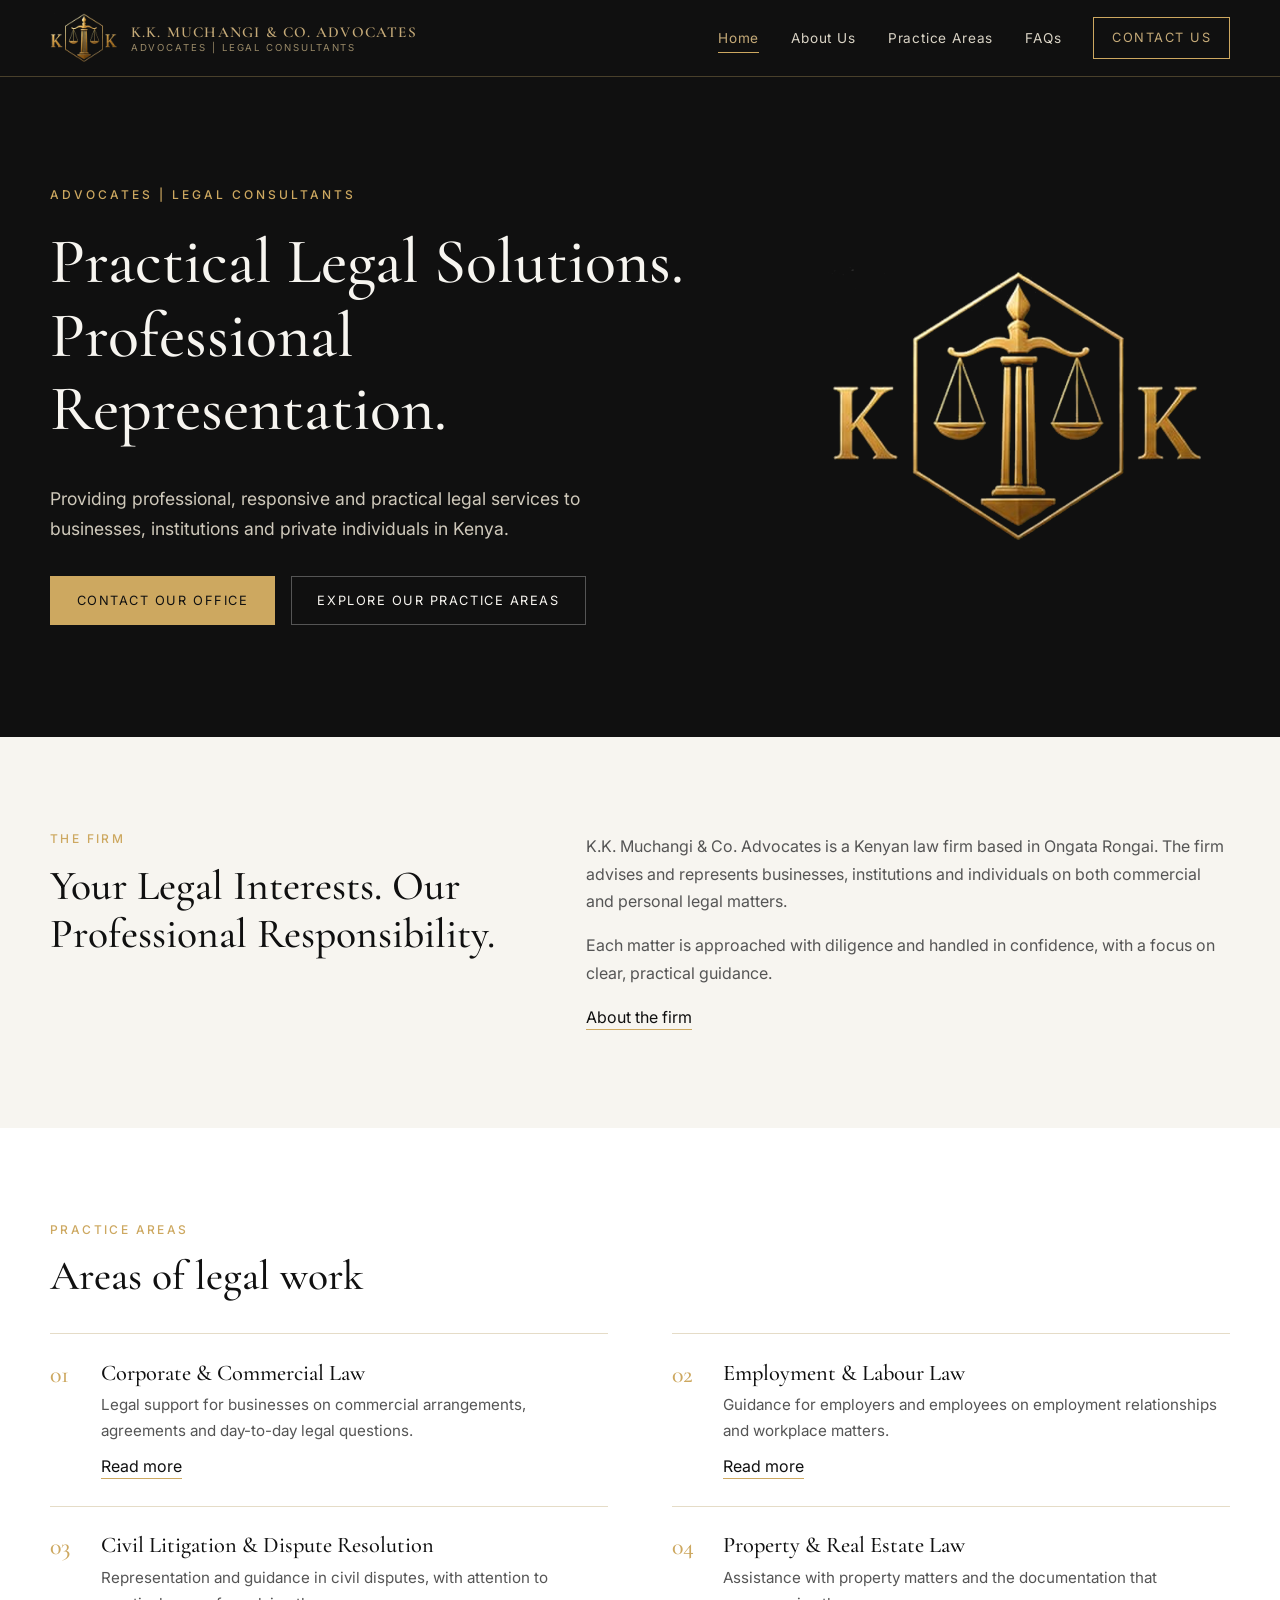
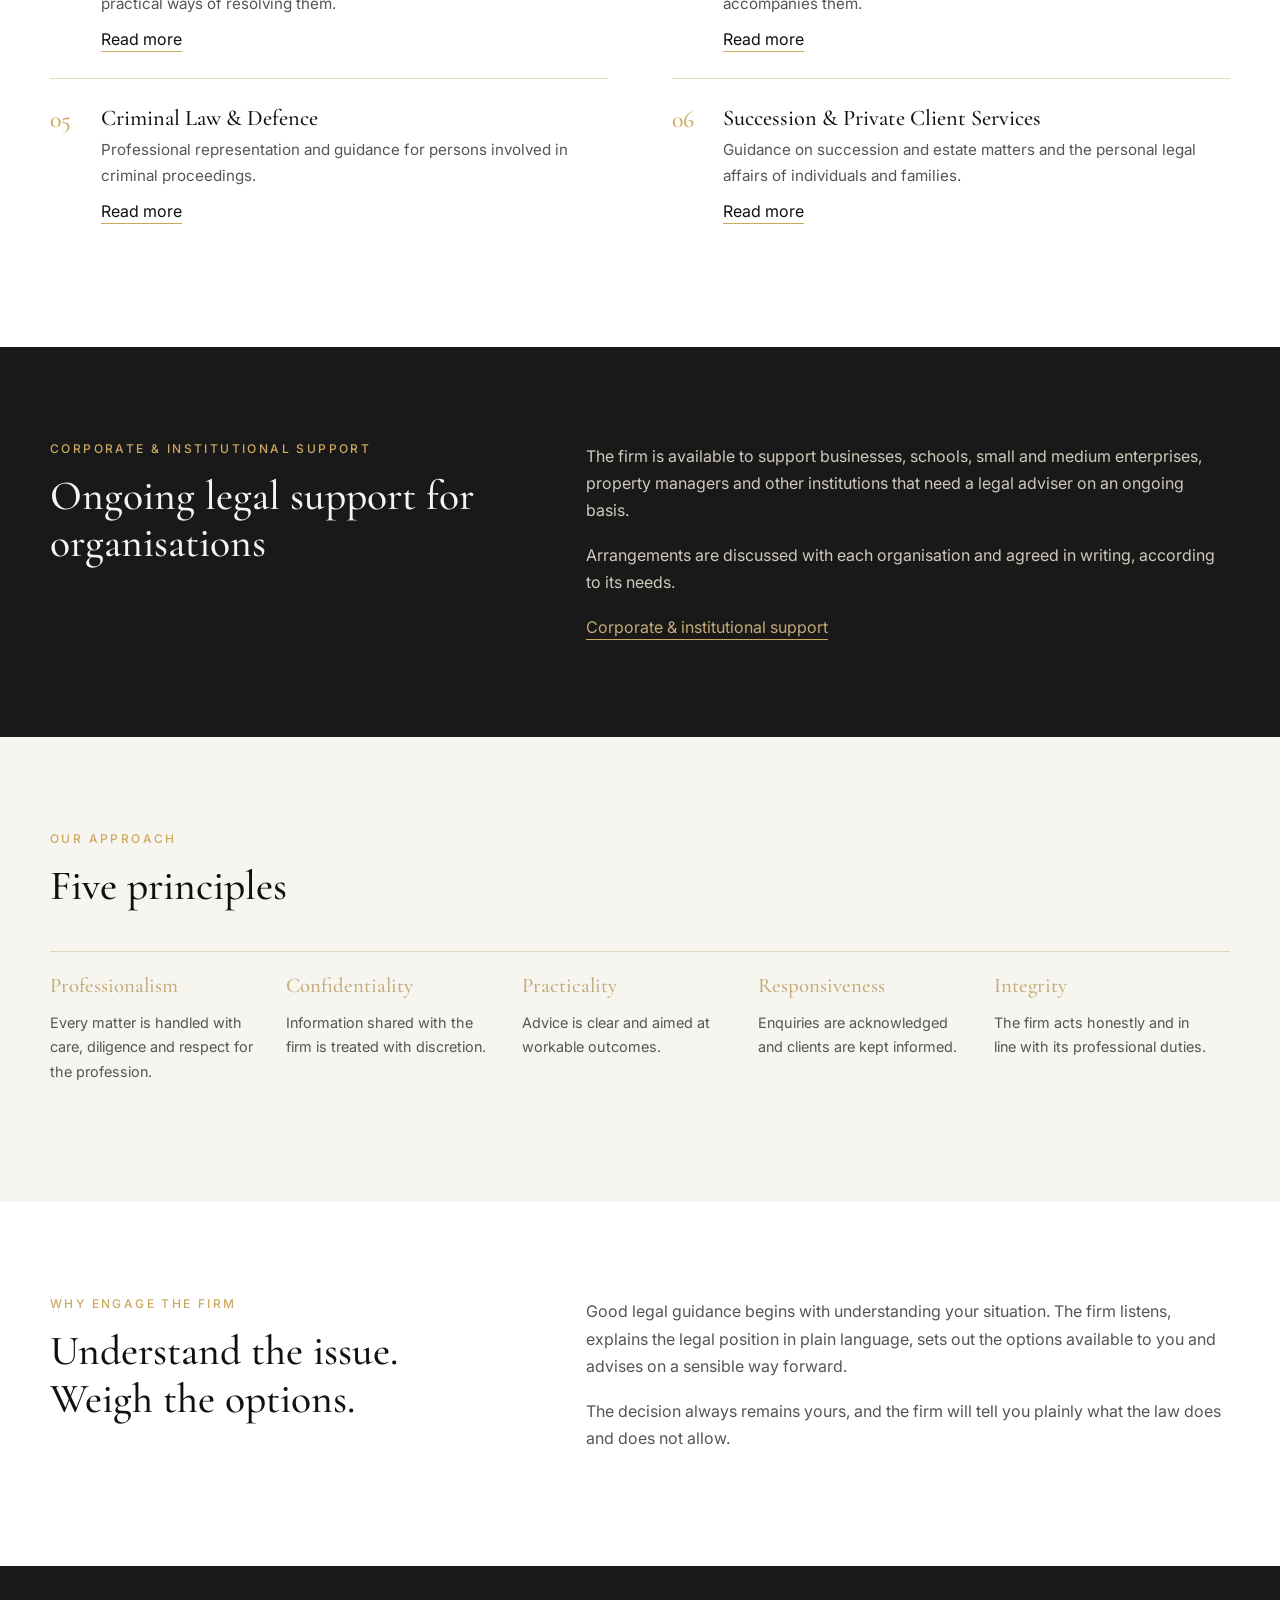
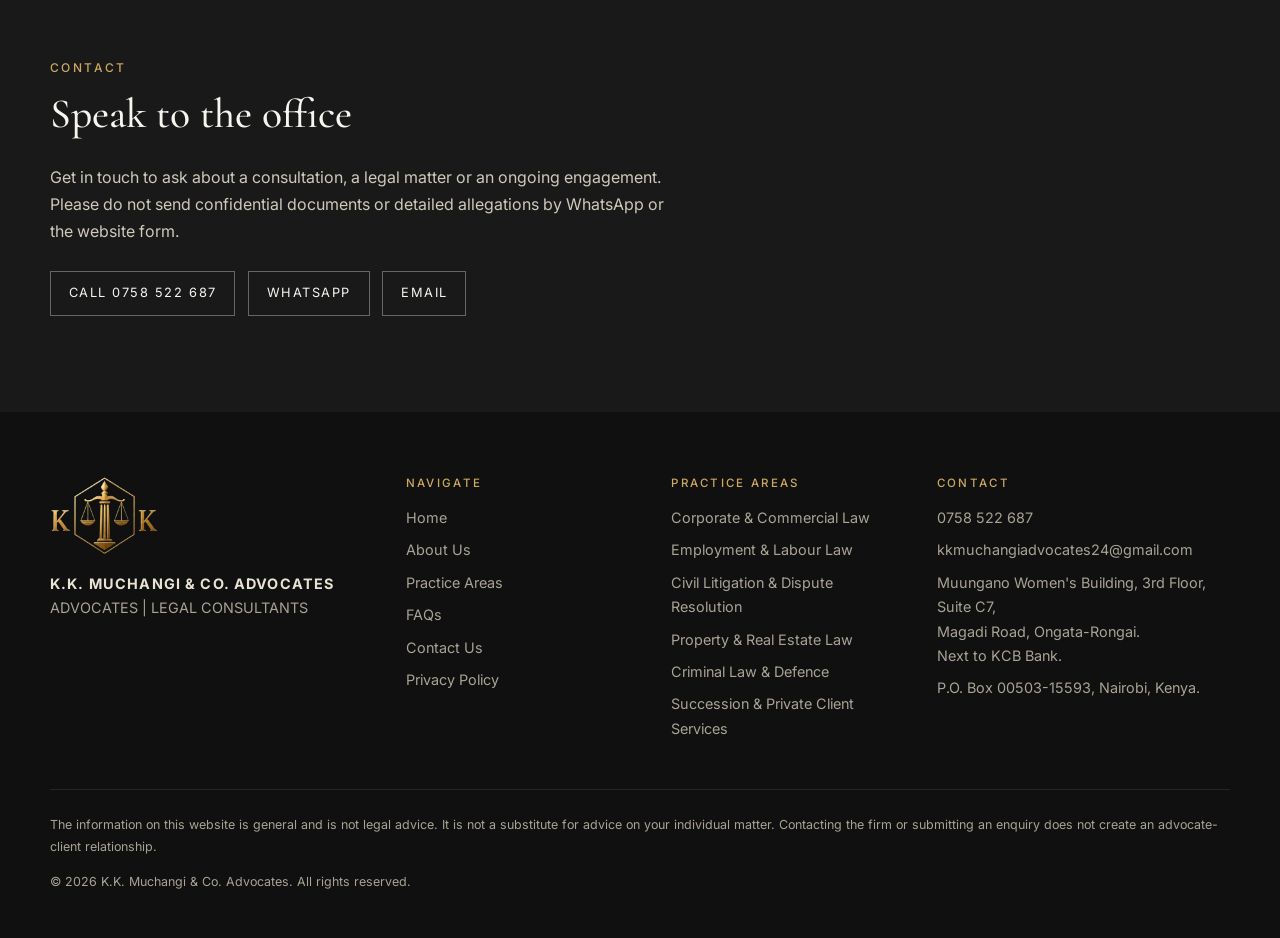
<file: index.html>
<!doctype html><html lang="en"><head><meta charset="utf-8"><meta name="viewport" content="width=device-width,initial-scale=1">
<title>K.K. Muchangi &amp; Co. Advocates | Advocates, Ongata Rongai, Kenya</title><meta name="description" content="Practical legal services for businesses, institutions and private individuals in Kenya. Office in Ongata Rongai.">
<meta property="og:type" content="website"><meta property="og:title" content="K.K. Muchangi &amp; Co. Advocates | Advocates, Ongata Rongai, Kenya"><meta property="og:description" content="Practical legal services for businesses, institutions and private individuals in Kenya. Office in Ongata Rongai."><meta property="og:image" content="/assets/img/kk-logo.png"><meta name="theme-color" content="#101010">
<link rel="icon" href="assets/img/kk-logo-small.png"><link rel="preconnect" href="https://fonts.googleapis.com"><link rel="preconnect" href="https://fonts.gstatic.com" crossorigin>
<link rel="stylesheet" href="https://fonts.googleapis.com/css2?family=Cormorant+Garamond:wght@500;600&family=Inter:wght@400;500&display=swap">
<link rel="stylesheet" href="assets/css/style.css">
<script>document.documentElement.className='js'</script><script type="application/ld+json">{"@context":"https://schema.org","@type":"LegalService","name":"K.K. Muchangi & Co. Advocates","telephone":"+254758522687","email":"kkmuchangiadvocates24@gmail.com","address":{"@type":"PostalAddress","streetAddress":"Muungano Women's Building, 3rd Floor, Suite C7, Magadi Road","addressLocality":"Ongata Rongai","addressCountry":"KE"}}</script>
<script type="application/ld+json">
{
  "@context": "https://schema.org",
  "@type": "WebSite",
  "name": "kkmuchangiandcoadvocates",
  "url": "https://kkmuchangiandcoadvocates.co.ke/"
}
</script>
<script async src="https://googletagmanager.com"></script>
<script>
  window.dataLayer = window.dataLayer || [];
  function gtag(){dataLayer.push(arguments);}
  gtag('js', new Date());

  gtag('config', 'G-CWC6H95YQN');
</script>
</head>

<body>
<a class="skip" href="#main">Skip to content</a>
<header class="site"><div class="wrap bar"><a class="brand" href="index.html" aria-label="K.K. Muchangi & Co. Advocates, home"><img src="assets/img/kk-logo-small.png" alt="K.K. Muchangi & Co. Advocates emblem" width="68" height="50"><span>K.K. Muchangi &amp; Co. Advocates<small>ADVOCATES | LEGAL CONSULTANTS</small></span></a>
<button class="menu" aria-expanded="false" aria-controls="nav">Menu</button><nav id="nav" aria-label="Main"><ul><li><a href="index.html" aria-current="page">Home</a></li><li><a href="about.html">About Us</a></li><li><a href="practice-areas.html">Practice Areas</a></li><li><a href="faqs.html">FAQs</a></li><li><a href="contact.html" class="cta">Contact Us</a></li></ul></nav></div></header>
<main id="main"><section class="hero"><div class="wrap"><div><span class="eyebrow desig">ADVOCATES | LEGAL CONSULTANTS</span><h1>Practical Legal Solutions. Professional Representation.</h1>
<p class="lead">Providing professional, responsive and practical legal services to businesses, institutions and private individuals in Kenya.</p>
<div class="actions"><a class="btn solid" href="contact.html">Contact Our Office</a><a class="btn" href="practice-areas.html">Explore Our Practice Areas</a></div></div>
<img src="assets/img/kk-logo.png" alt="K.K. Muchangi & Co. Advocates emblem: scales of justice within a hexagon, flanked by the letters K and K" width="1309" height="965"></div></section>
<section><div class="wrap split"><div class="reveal"><span class="eyebrow">The Firm</span><h2>Your Legal Interests. Our Professional Responsibility.</h2></div>
<div class="reveal"><p>K.K. Muchangi & Co. Advocates is a Kenyan law firm based in Ongata Rongai. The firm advises and represents businesses, institutions and individuals on both commercial and personal legal matters.</p>
<p>Each matter is approached with diligence and handled in confidence, with a focus on clear, practical guidance.</p><a class="link" href="about.html">About the firm</a></div></div></section>
<section class="white"><div class="wrap"><div class="reveal"><span class="eyebrow">Practice Areas</span><h2>Areas of legal work</h2></div><ul class="areas"><li class="reveal"><span class="n">01</span><div><h3>Corporate & Commercial Law</h3><p>Legal support for businesses on commercial arrangements, agreements and day-to-day legal questions.</p><a class="link" href="practice-areas.html#corporate">Read more</a></div></li><li class="reveal"><span class="n">02</span><div><h3>Employment & Labour Law</h3><p>Guidance for employers and employees on employment relationships and workplace matters.</p><a class="link" href="practice-areas.html#employment">Read more</a></div></li><li class="reveal"><span class="n">03</span><div><h3>Civil Litigation & Dispute Resolution</h3><p>Representation and guidance in civil disputes, with attention to practical ways of resolving them.</p><a class="link" href="practice-areas.html#litigation">Read more</a></div></li><li class="reveal"><span class="n">04</span><div><h3>Property & Real Estate Law</h3><p>Assistance with property matters and the documentation that accompanies them.</p><a class="link" href="practice-areas.html#property">Read more</a></div></li><li class="reveal"><span class="n">05</span><div><h3>Criminal Law & Defence</h3><p>Professional representation and guidance for persons involved in criminal proceedings.</p><a class="link" href="practice-areas.html#criminal">Read more</a></div></li><li class="reveal"><span class="n">06</span><div><h3>Succession & Private Client Services</h3><p>Guidance on succession and estate matters and the personal legal affairs of individuals and families.</p><a class="link" href="practice-areas.html#succession">Read more</a></div></li></ul></div></section>
<section class="dark"><div class="wrap split"><div class="reveal"><span class="eyebrow">Corporate &amp; Institutional Support</span><h2>Ongoing legal support for organisations</h2></div>
<div class="reveal"><p>The firm is available to support businesses, schools, small and medium enterprises, property managers and other institutions that need a legal adviser on an ongoing basis.</p><p>Arrangements are discussed with each organisation and agreed in writing, according to its needs.</p><a class="link" href="practice-areas.html#institutional">Corporate &amp; institutional support</a></div></div></section>
<section><div class="wrap"><div class="reveal"><span class="eyebrow">Our Approach</span><h2>Five principles</h2></div><div class="principles"><div class="reveal"><h3>Professionalism</h3><p>Every matter is handled with care, diligence and respect for the profession.</p></div><div class="reveal"><h3>Confidentiality</h3><p>Information shared with the firm is treated with discretion.</p></div><div class="reveal"><h3>Practicality</h3><p>Advice is clear and aimed at workable outcomes.</p></div><div class="reveal"><h3>Responsiveness</h3><p>Enquiries are acknowledged and clients are kept informed.</p></div><div class="reveal"><h3>Integrity</h3><p>The firm acts honestly and in line with its professional duties.</p></div></div></div></section>
<section class="white"><div class="wrap split"><div class="reveal"><span class="eyebrow">Why Engage the Firm</span><h2>Understand the issue. Weigh the options.</h2></div>
<div class="reveal"><p>Good legal guidance begins with understanding your situation. The firm listens, explains the legal position in plain language, sets out the options available to you and advises on a sensible way forward.</p><p>The decision always remains yours, and the firm will tell you plainly what the law does and does not allow.</p></div></div></section>
<section class="dark"><div class="wrap reveal"><span class="eyebrow">Contact</span><h2>Speak to the office</h2><p style="max-width:40rem">Get in touch to ask about a consultation, a legal matter or an ongoing engagement. Please do not send confidential documents or detailed allegations by WhatsApp or the website form.</p><div class="channels"><a class="btn" href="tel:+254758522687">Call 0758 522 687</a><a class="btn" href="https://wa.me/254758522687?text=Hello%2C%20I%20would%20like%20to%20make%20an%20enquiry%20regarding%20legal%20services%20offered%20by%20K.K.%20Muchangi%20%26%20Co.%20Advocates." rel="noopener" target="_blank">WhatsApp</a><a class="btn" href="mailto:kkmuchangiadvocates24@gmail.com">Email</a></div></div></section></main>
<footer class="site"><div class="wrap"><div class="fgrid">
<div class="fbrand"><img src="assets/img/kk-logo-small.png" alt="K.K. Muchangi & Co. Advocates emblem" width="108" height="80" loading="lazy"><strong style="color:#e9e3d4;letter-spacing:.08em">K.K. MUCHANGI &amp; CO. ADVOCATES</strong><br>ADVOCATES | LEGAL CONSULTANTS</div>
<div><h4>Navigate</h4><ul><li><a href="index.html">Home</a></li><li><a href="about.html">About Us</a></li><li><a href="practice-areas.html">Practice Areas</a></li><li><a href="faqs.html">FAQs</a></li><li><a href="contact.html">Contact Us</a></li><li><a href="privacy.html">Privacy Policy</a></li></ul></div>
<div><h4>Practice Areas</h4><ul><li><a href="practice-areas.html#corporate">Corporate & Commercial Law</a></li><li><a href="practice-areas.html#employment">Employment & Labour Law</a></li><li><a href="practice-areas.html#litigation">Civil Litigation & Dispute Resolution</a></li><li><a href="practice-areas.html#property">Property & Real Estate Law</a></li><li><a href="practice-areas.html#criminal">Criminal Law & Defence</a></li><li><a href="practice-areas.html#succession">Succession & Private Client Services</a></li></ul></div>
<div><h4>Contact</h4><ul><li><a href="tel:+254758522687">0758 522 687</a></li><li><a href="mailto:kkmuchangiadvocates24@gmail.com">kkmuchangiadvocates24@gmail.com</a></li><li>Muungano Women&#x27;s Building, 3rd Floor, Suite C7,<br>Magadi Road, Ongata-Rongai.<br>Next to KCB Bank.</li><li>P.O. Box 00503-15593, Nairobi, Kenya.</li></ul></div></div>
<div class="fbase"><p>The information on this website is general and is not legal advice. It is not a substitute for advice on your individual matter. Contacting the firm or submitting an enquiry does not create an advocate-client relationship.</p><p>&copy; 2026 K.K. Muchangi & Co. Advocates. All rights reserved.</p></div></div></footer>
<script src="assets/js/main.js" defer></script></body></html>
</file>
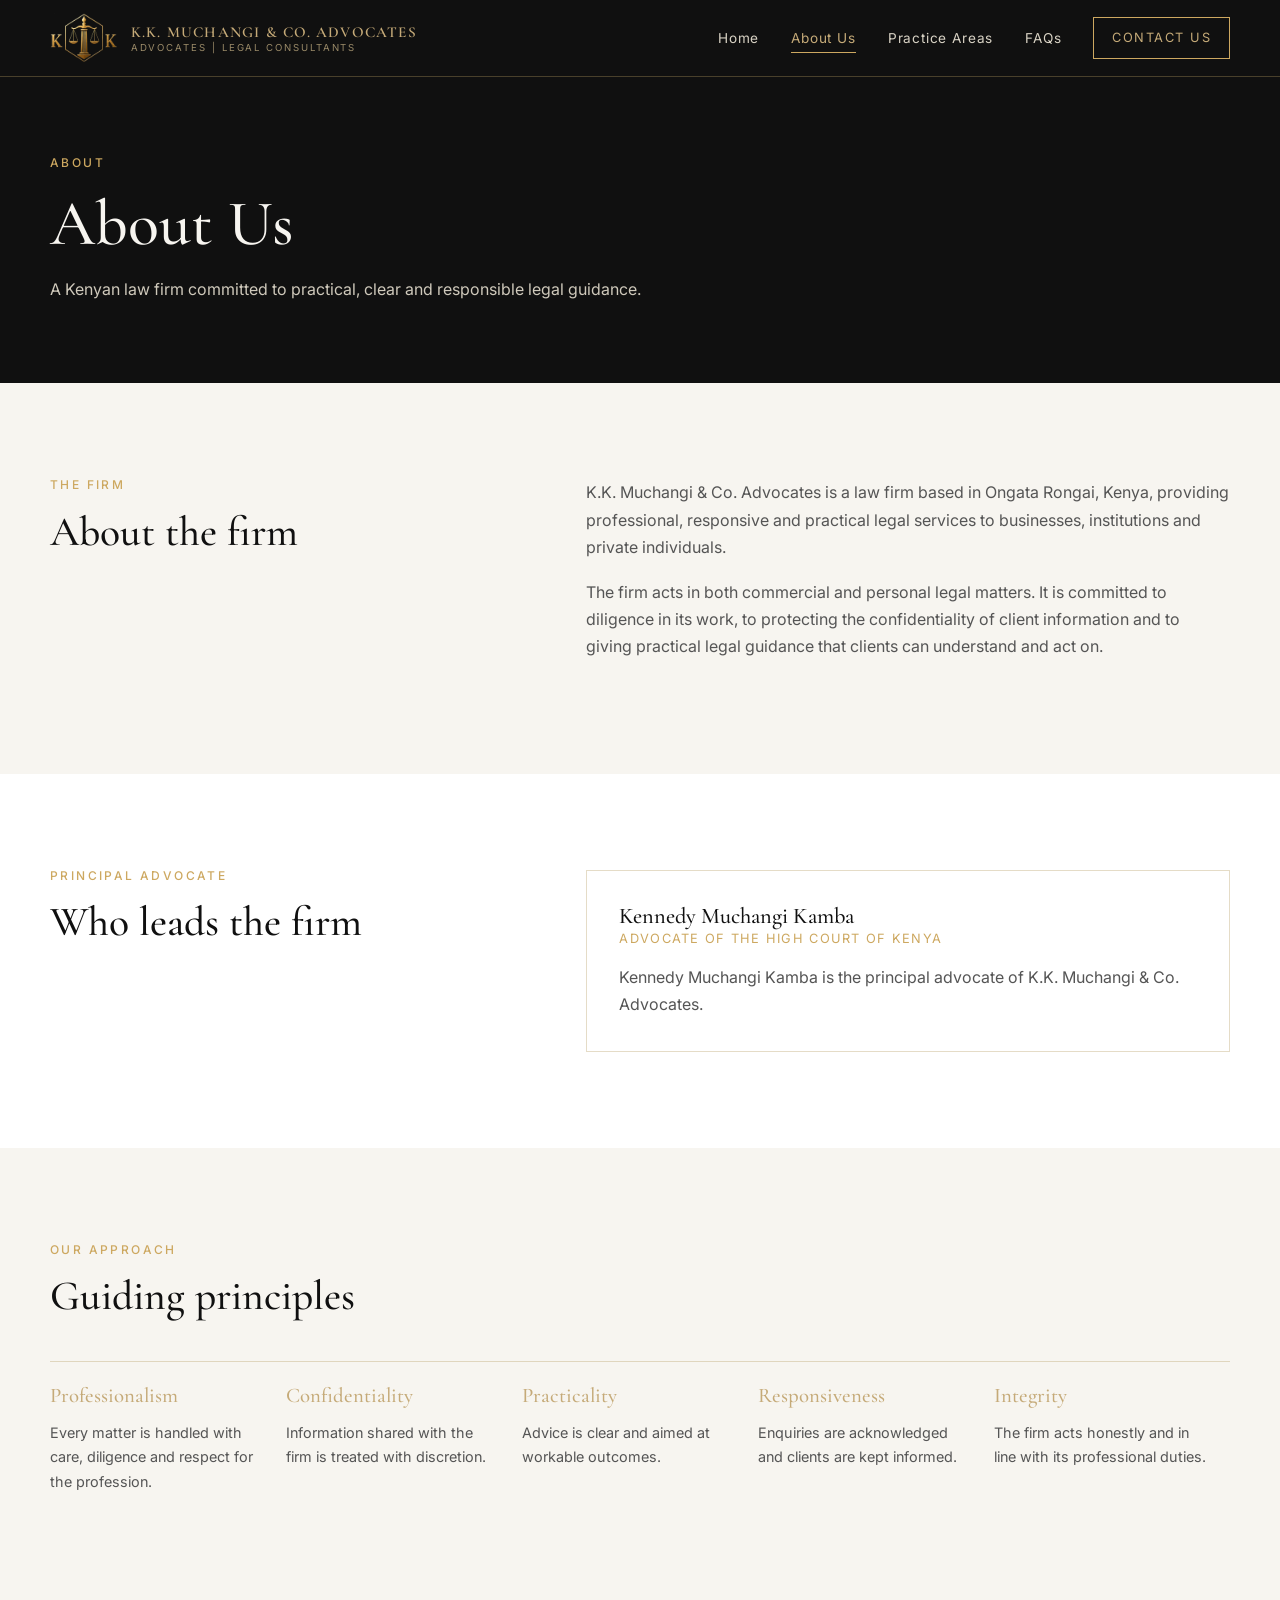
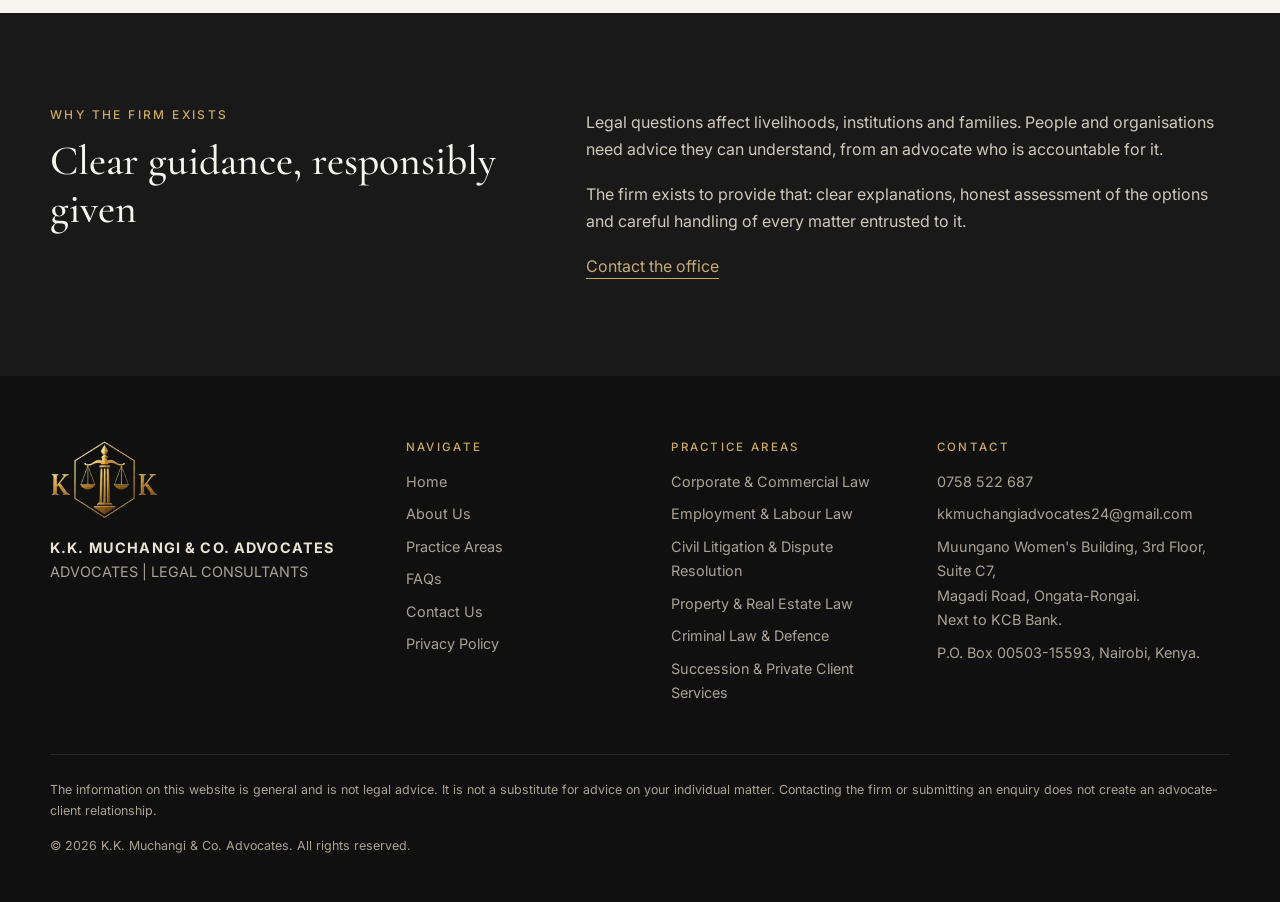
<file: about.html>
<!doctype html><html lang="en"><head><meta charset="utf-8"><meta name="viewport" content="width=device-width,initial-scale=1">
<title>About Us | K.K. Muchangi &amp; Co. Advocates</title><meta name="description" content="About K.K. Muchangi &amp; Co. Advocates, its principal advocate and the principles that guide its work.">
<meta property="og:type" content="website"><meta property="og:title" content="About Us | K.K. Muchangi &amp; Co. Advocates"><meta property="og:description" content="About K.K. Muchangi &amp; Co. Advocates, its principal advocate and the principles that guide its work."><meta property="og:image" content="/assets/img/kk-logo.png"><meta name="theme-color" content="#101010">
<link rel="icon" href="assets/img/kk-logo-small.png"><link rel="preconnect" href="https://fonts.googleapis.com"><link rel="preconnect" href="https://fonts.gstatic.com" crossorigin>
<link rel="stylesheet" href="https://fonts.googleapis.com/css2?family=Cormorant+Garamond:wght@500;600&family=Inter:wght@400;500&display=swap">
<link rel="stylesheet" href="assets/css/style.css"><script>document.documentElement.className='js'</script>
<script async src="https://googletagmanager.com"></script>
<script>
  window.dataLayer = window.dataLayer || [];
  function gtag(){dataLayer.push(arguments);}
  gtag('js', new Date());

  gtag('config', 'G-CWC6H95YQN');
</script>
</head>
<body>
<a class="skip" href="#main">Skip to content</a>
<header class="site"><div class="wrap bar"><a class="brand" href="index.html" aria-label="K.K. Muchangi & Co. Advocates, home"><img src="assets/img/kk-logo-small.png" alt="K.K. Muchangi & Co. Advocates emblem" width="68" height="50"><span>K.K. Muchangi &amp; Co. Advocates<small>ADVOCATES | LEGAL CONSULTANTS</small></span></a>
<button class="menu" aria-expanded="false" aria-controls="nav">Menu</button><nav id="nav" aria-label="Main"><ul><li><a href="index.html">Home</a></li><li><a href="about.html" aria-current="page">About Us</a></li><li><a href="practice-areas.html">Practice Areas</a></li><li><a href="faqs.html">FAQs</a></li><li><a href="contact.html" class="cta">Contact Us</a></li></ul></nav></div></header>
<main id="main"><div class="page-head"><div class="wrap"><span class="eyebrow">About</span><h1>About Us</h1><p>A Kenyan law firm committed to practical, clear and responsible legal guidance.</p></div></div>
<section><div class="wrap split"><div class="reveal"><span class="eyebrow">The Firm</span><h2>About the firm</h2></div><div class="reveal prose">
<p>K.K. Muchangi & Co. Advocates is a law firm based in Ongata Rongai, Kenya, providing professional, responsive and practical legal services to businesses, institutions and private individuals.</p>
<p>The firm acts in both commercial and personal legal matters. It is committed to diligence in its work, to protecting the confidentiality of client information and to giving practical legal guidance that clients can understand and act on.</p></div></div></section>
<section class="white"><div class="wrap split"><div class="reveal"><span class="eyebrow">Principal Advocate</span><h2>Who leads the firm</h2></div><div class="reveal profile"><h3>Kennedy Muchangi Kamba</h3><p class="role">Advocate of the High Court of Kenya</p><p style="margin:0">Kennedy Muchangi Kamba is the principal advocate of K.K. Muchangi & Co. Advocates.</p></div></div></section>
<section><div class="wrap"><div class="reveal"><span class="eyebrow">Our Approach</span><h2>Guiding principles</h2></div><div class="principles"><div class="reveal"><h3>Professionalism</h3><p>Every matter is handled with care, diligence and respect for the profession.</p></div><div class="reveal"><h3>Confidentiality</h3><p>Information shared with the firm is treated with discretion.</p></div><div class="reveal"><h3>Practicality</h3><p>Advice is clear and aimed at workable outcomes.</p></div><div class="reveal"><h3>Responsiveness</h3><p>Enquiries are acknowledged and clients are kept informed.</p></div><div class="reveal"><h3>Integrity</h3><p>The firm acts honestly and in line with its professional duties.</p></div></div></div></section>
<section class="dark"><div class="wrap split"><div class="reveal"><span class="eyebrow">Why the Firm Exists</span><h2>Clear guidance, responsibly given</h2></div><div class="reveal"><p>Legal questions affect livelihoods, institutions and families. People and organisations need advice they can understand, from an advocate who is accountable for it.</p><p>The firm exists to provide that: clear explanations, honest assessment of the options and careful handling of every matter entrusted to it.</p><a class="link" href="contact.html">Contact the office</a></div></div></section></main>
<footer class="site"><div class="wrap"><div class="fgrid">
<div class="fbrand"><img src="assets/img/kk-logo-small.png" alt="K.K. Muchangi & Co. Advocates emblem" width="108" height="80" loading="lazy"><strong style="color:#e9e3d4;letter-spacing:.08em">K.K. MUCHANGI &amp; CO. ADVOCATES</strong><br>ADVOCATES | LEGAL CONSULTANTS</div>
<div><h4>Navigate</h4><ul><li><a href="index.html">Home</a></li><li><a href="about.html">About Us</a></li><li><a href="practice-areas.html">Practice Areas</a></li><li><a href="faqs.html">FAQs</a></li><li><a href="contact.html">Contact Us</a></li><li><a href="privacy.html">Privacy Policy</a></li></ul></div>
<div><h4>Practice Areas</h4><ul><li><a href="practice-areas.html#corporate">Corporate & Commercial Law</a></li><li><a href="practice-areas.html#employment">Employment & Labour Law</a></li><li><a href="practice-areas.html#litigation">Civil Litigation & Dispute Resolution</a></li><li><a href="practice-areas.html#property">Property & Real Estate Law</a></li><li><a href="practice-areas.html#criminal">Criminal Law & Defence</a></li><li><a href="practice-areas.html#succession">Succession & Private Client Services</a></li></ul></div>
<div><h4>Contact</h4><ul><li><a href="tel:+254758522687">0758 522 687</a></li><li><a href="mailto:kkmuchangiadvocates24@gmail.com">kkmuchangiadvocates24@gmail.com</a></li><li>Muungano Women&#x27;s Building, 3rd Floor, Suite C7,<br>Magadi Road, Ongata-Rongai.<br>Next to KCB Bank.</li><li>P.O. Box 00503-15593, Nairobi, Kenya.</li></ul></div></div>
<div class="fbase"><p>The information on this website is general and is not legal advice. It is not a substitute for advice on your individual matter. Contacting the firm or submitting an enquiry does not create an advocate-client relationship.</p><p>&copy; 2026 K.K. Muchangi & Co. Advocates. All rights reserved.</p></div></div></footer>
<script src="assets/js/main.js" defer></script></body></html>
</file>
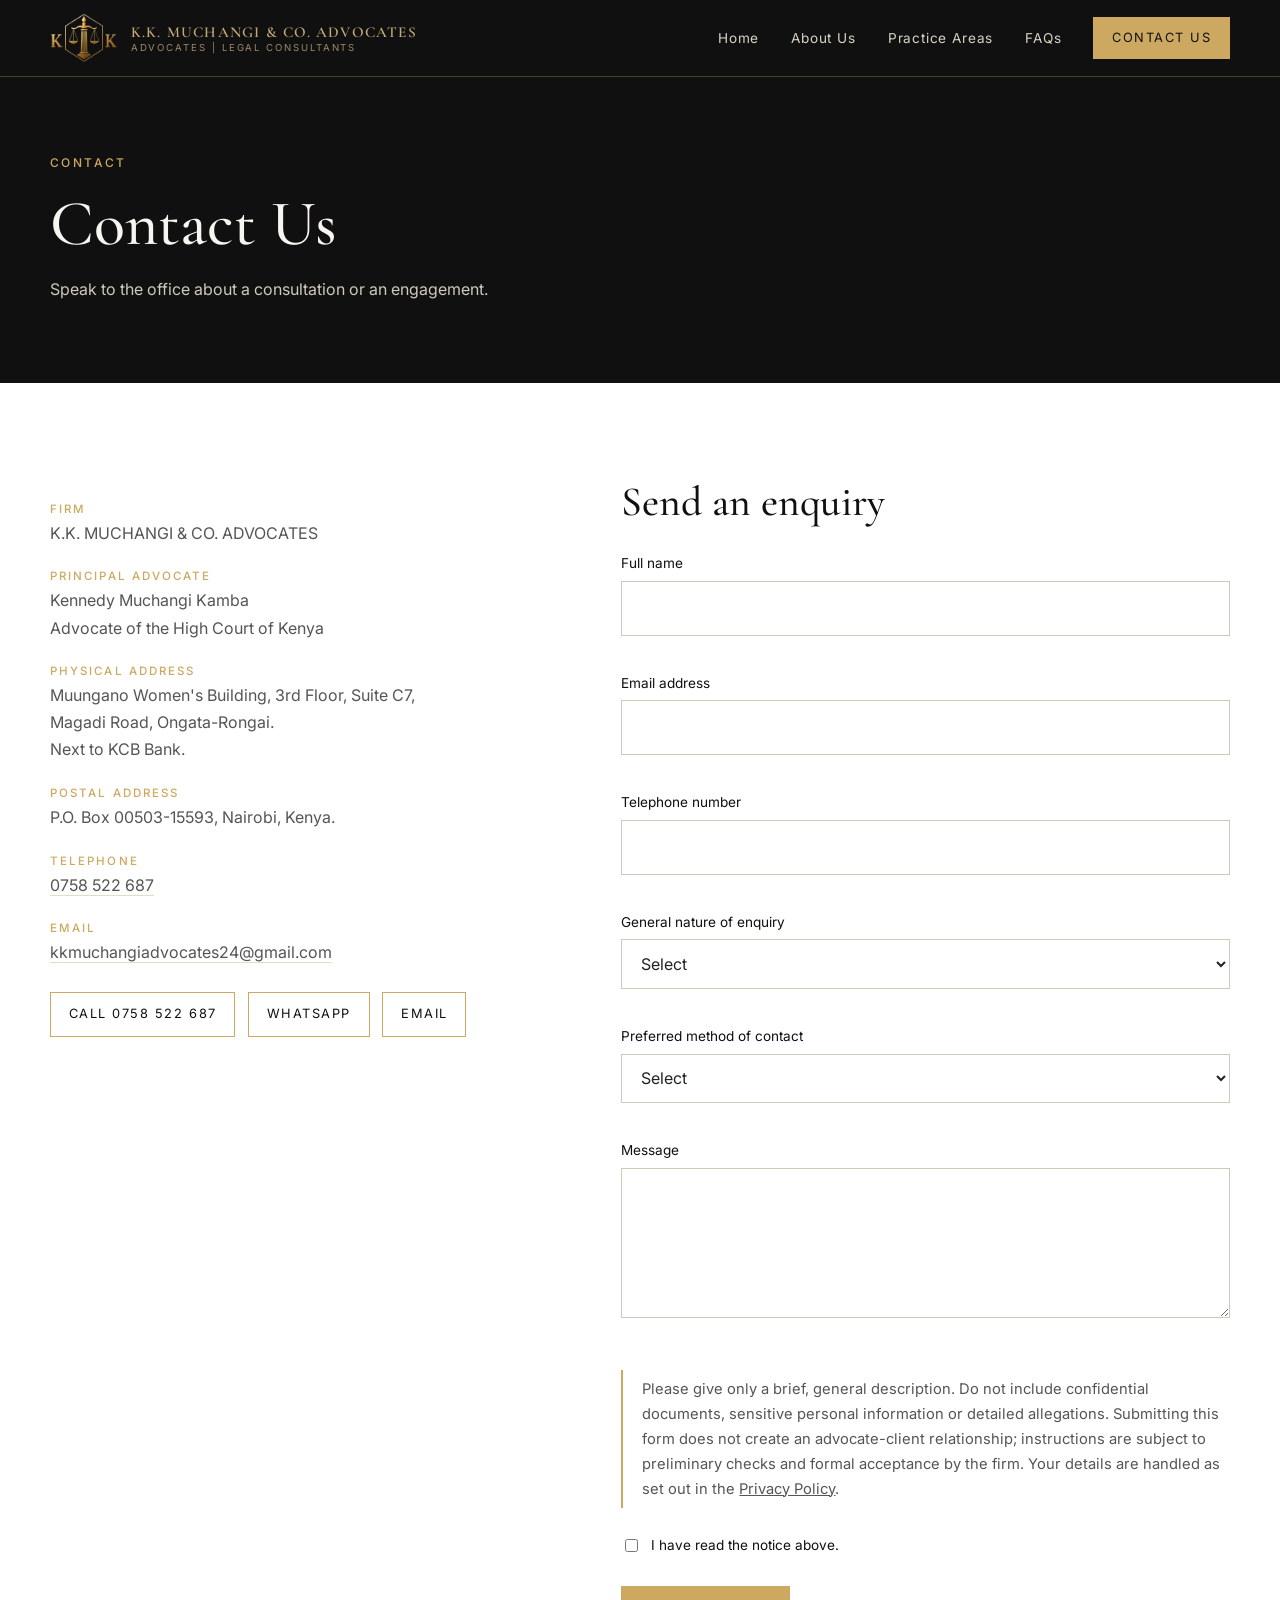
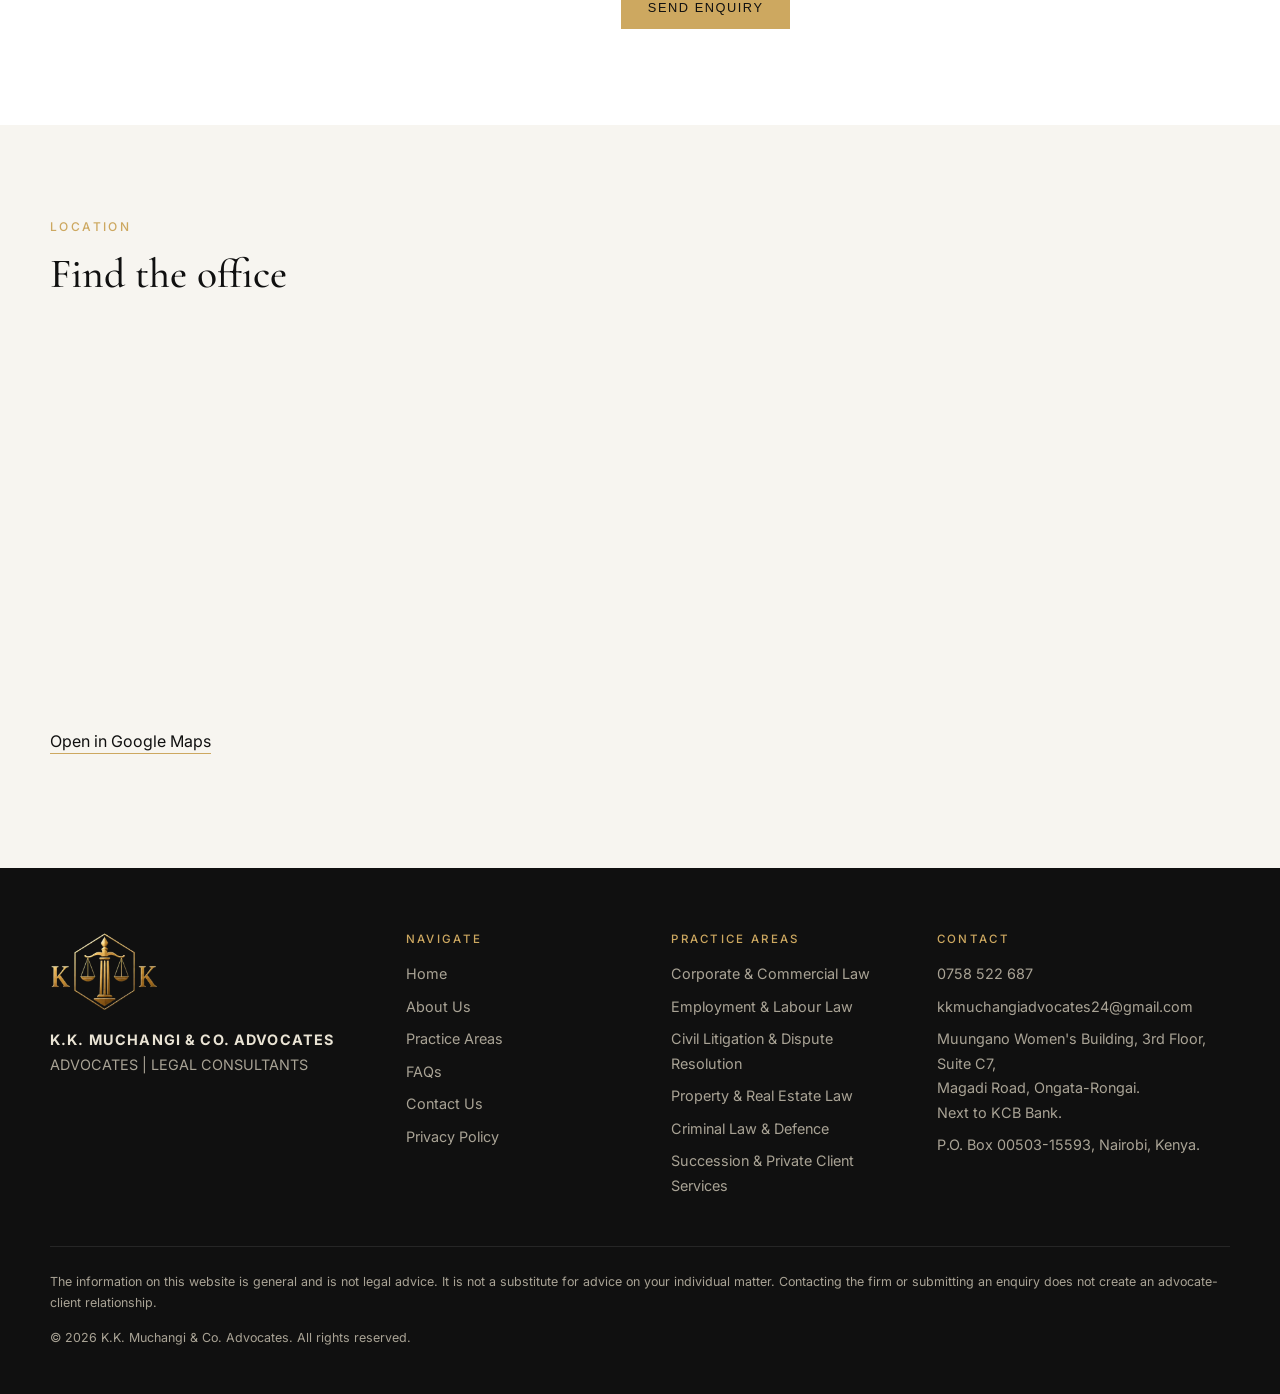
<file: contact.html>
<!doctype html><html lang="en"><head><meta charset="utf-8"><meta name="viewport" content="width=device-width,initial-scale=1">
<title>Contact Us | K.K. Muchangi &amp; Co. Advocates</title><meta name="description" content="Contact K.K. Muchangi &amp; Co. Advocates, Muungano Women&#x27;s Building, Magadi Road, Ongata Rongai. Telephone, WhatsApp and email.">
<meta property="og:type" content="website"><meta property="og:title" content="Contact Us | K.K. Muchangi &amp; Co. Advocates"><meta property="og:description" content="Contact K.K. Muchangi &amp; Co. Advocates, Muungano Women&#x27;s Building, Magadi Road, Ongata Rongai. Telephone, WhatsApp and email."><meta property="og:image" content="/assets/img/kk-logo.png"><meta name="theme-color" content="#101010">
<link rel="icon" href="assets/img/kk-logo-small.png"><link rel="preconnect" href="https://fonts.googleapis.com"><link rel="preconnect" href="https://fonts.gstatic.com" crossorigin>
<link rel="stylesheet" href="https://fonts.googleapis.com/css2?family=Cormorant+Garamond:wght@500;600&family=Inter:wght@400;500&display=swap">
<link rel="stylesheet" href="assets/css/style.css"><script>document.documentElement.className='js'</script><script type="application/ld+json">{"@context":"https://schema.org","@type":"LegalService","name":"K.K. Muchangi & Co. Advocates","telephone":"+254758522687","email":"kkmuchangiadvocates24@gmail.com","address":{"@type":"PostalAddress","streetAddress":"Muungano Women's Building, 3rd Floor, Suite C7, Magadi Road","addressLocality":"Ongata Rongai","addressCountry":"KE"}}</script>
<script async src="https://googletagmanager.com"></script>
<script>
  window.dataLayer = window.dataLayer || [];
  function gtag(){dataLayer.push(arguments);}
  gtag('js', new Date());

  gtag('config', 'G-CWC6H95YQN');
</script>
</head>
<body>
<a class="skip" href="#main">Skip to content</a>
<header class="site"><div class="wrap bar"><a class="brand" href="index.html" aria-label="K.K. Muchangi & Co. Advocates, home"><img src="assets/img/kk-logo-small.png" alt="K.K. Muchangi & Co. Advocates emblem" width="68" height="50"><span>K.K. Muchangi &amp; Co. Advocates<small>ADVOCATES | LEGAL CONSULTANTS</small></span></a>
<button class="menu" aria-expanded="false" aria-controls="nav">Menu</button><nav id="nav" aria-label="Main"><ul><li><a href="index.html">Home</a></li><li><a href="about.html">About Us</a></li><li><a href="practice-areas.html">Practice Areas</a></li><li><a href="faqs.html">FAQs</a></li><li><a href="contact.html" class="cta" aria-current="page">Contact Us</a></li></ul></nav></div></header>
<main id="main"><div class="page-head"><div class="wrap"><span class="eyebrow">Contact</span><h1>Contact Us</h1><p>Speak to the office about a consultation or an engagement.</p></div></div><section class="white"><div class="wrap contact-grid"><div class="reveal"><dl class="details">
<dt>Firm</dt><dd>K.K. MUCHANGI &amp; CO. ADVOCATES</dd><dt>Principal Advocate</dt><dd>Kennedy Muchangi Kamba<br>Advocate of the High Court of Kenya</dd>
<dt>Physical address</dt><dd>Muungano Women&#x27;s Building, 3rd Floor, Suite C7,<br>Magadi Road, Ongata-Rongai.<br>Next to KCB Bank.</dd><dt>Postal address</dt><dd>P.O. Box 00503-15593, Nairobi, Kenya.</dd>
<dt>Telephone</dt><dd><a href="tel:+254758522687">0758 522 687</a></dd><dt>Email</dt><dd><a href="mailto:kkmuchangiadvocates24@gmail.com">kkmuchangiadvocates24@gmail.com</a></dd></dl><div class="channels"><a class="btn" href="tel:+254758522687">Call 0758 522 687</a><a class="btn" href="https://wa.me/254758522687?text=Hello%2C%20I%20would%20like%20to%20make%20an%20enquiry%20regarding%20legal%20services%20offered%20by%20K.K.%20Muchangi%20%26%20Co.%20Advocates." rel="noopener" target="_blank">WhatsApp</a><a class="btn" href="mailto:kkmuchangiadvocates24@gmail.com">Email</a></div></div>
<div class="reveal"><h2>Send an enquiry</h2><form id="enquiry" data-endpoint="https://formspree.io/f/myeweogd" novalidate>
<label for="name">Full name</label><input id="name" name="name" autocomplete="name" data-req aria-describedby="name-err"><div class="err" id="name-err"></div>
<label for="email">Email address</label><input id="email" name="email" type="email" autocomplete="email" data-req aria-describedby="email-err"><div class="err" id="email-err"></div>
<label for="tel">Telephone number</label><input id="tel" name="telephone" type="tel" autocomplete="tel" data-req aria-describedby="tel-err"><div class="err" id="tel-err"></div>
<label for="topic">General nature of enquiry</label><select id="topic" name="topic" data-req aria-describedby="topic-err"><option value="">Select</option><option>Corporate & Commercial Law</option><option>Employment & Labour Law</option><option>Civil Litigation & Dispute Resolution</option><option>Property & Real Estate Law</option><option>Criminal Law & Defence</option><option>Succession & Private Client Services</option><option>Corporate &amp; institutional legal support</option><option>Other</option></select><div class="err" id="topic-err"></div>
<label for="pref">Preferred method of contact</label><select id="pref" name="preferred_contact" data-req aria-describedby="pref-err"><option value="">Select</option><option>Telephone</option><option>WhatsApp</option><option>Email</option></select><div class="err" id="pref-err"></div>
<label for="msg">Message</label><textarea id="msg" name="message" data-req aria-describedby="msg-err"></textarea><div class="err" id="msg-err"></div>
<div class="hp" aria-hidden="true"><label>Leave empty<input name="_gotcha" tabindex="-1" autocomplete="off"></label></div>
<p class="note">Please give only a brief, general description. Do not include confidential documents, sensitive personal information or detailed allegations. Submitting this form does not create an advocate-client relationship; instructions are subject to preliminary checks and formal acceptance by the firm. Your details are handled as set out in the <a href="privacy.html">Privacy Policy</a>.</p>
<label style="display:flex;gap:.6rem;align-items:flex-start"><input id="consent" type="checkbox" style="width:auto;margin-top:.35rem" aria-describedby="consent-err">I have read the notice above.</label><div class="err" id="consent-err"></div>
<button class="btn solid" type="submit" style="cursor:pointer;margin-top:.6rem">Send enquiry</button><div id="status" class="status" role="status" tabindex="-1"></div></form></div></div></section>
<section><div class="wrap reveal"><span class="eyebrow">Location</span><h2>Find the office</h2><iframe class="map" title="Map showing the office of K.K. Muchangi &amp; Co. Advocates, Muungano Women's Building, Magadi Road, Ongata Rongai" src="https://www.google.com/maps?q=Muungano%20Women%27s%20Building%2C%20Magadi%20Road%2C%20Ongata%20Rongai%2C%20Kenya&amp;output=embed" loading="lazy" referrerpolicy="no-referrer-when-downgrade"></iframe><p style="margin-top:1rem"><a class="link" href="https://www.google.com/maps?q=Muungano%20Women%27s%20Building%2C%20Magadi%20Road%2C%20Ongata%20Rongai%2C%20Kenya" rel="noopener" target="_blank">Open in Google Maps</a></p></div></section></main>
<footer class="site"><div class="wrap"><div class="fgrid">
<div class="fbrand"><img src="assets/img/kk-logo-small.png" alt="K.K. Muchangi & Co. Advocates emblem" width="108" height="80" loading="lazy"><strong style="color:#e9e3d4;letter-spacing:.08em">K.K. MUCHANGI &amp; CO. ADVOCATES</strong><br>ADVOCATES | LEGAL CONSULTANTS</div>
<div><h4>Navigate</h4><ul><li><a href="index.html">Home</a></li><li><a href="about.html">About Us</a></li><li><a href="practice-areas.html">Practice Areas</a></li><li><a href="faqs.html">FAQs</a></li><li><a href="contact.html">Contact Us</a></li><li><a href="privacy.html">Privacy Policy</a></li></ul></div>
<div><h4>Practice Areas</h4><ul><li><a href="practice-areas.html#corporate">Corporate & Commercial Law</a></li><li><a href="practice-areas.html#employment">Employment & Labour Law</a></li><li><a href="practice-areas.html#litigation">Civil Litigation & Dispute Resolution</a></li><li><a href="practice-areas.html#property">Property & Real Estate Law</a></li><li><a href="practice-areas.html#criminal">Criminal Law & Defence</a></li><li><a href="practice-areas.html#succession">Succession & Private Client Services</a></li></ul></div>
<div><h4>Contact</h4><ul><li><a href="tel:+254758522687">0758 522 687</a></li><li><a href="mailto:kkmuchangiadvocates24@gmail.com">kkmuchangiadvocates24@gmail.com</a></li><li>Muungano Women&#x27;s Building, 3rd Floor, Suite C7,<br>Magadi Road, Ongata-Rongai.<br>Next to KCB Bank.</li><li>P.O. Box 00503-15593, Nairobi, Kenya.</li></ul></div></div>
<div class="fbase"><p>The information on this website is general and is not legal advice. It is not a substitute for advice on your individual matter. Contacting the firm or submitting an enquiry does not create an advocate-client relationship.</p><p>&copy; 2026 K.K. Muchangi & Co. Advocates. All rights reserved.</p></div></div></footer>
<script src="assets/js/main.js" defer></script></body></html>
</file>
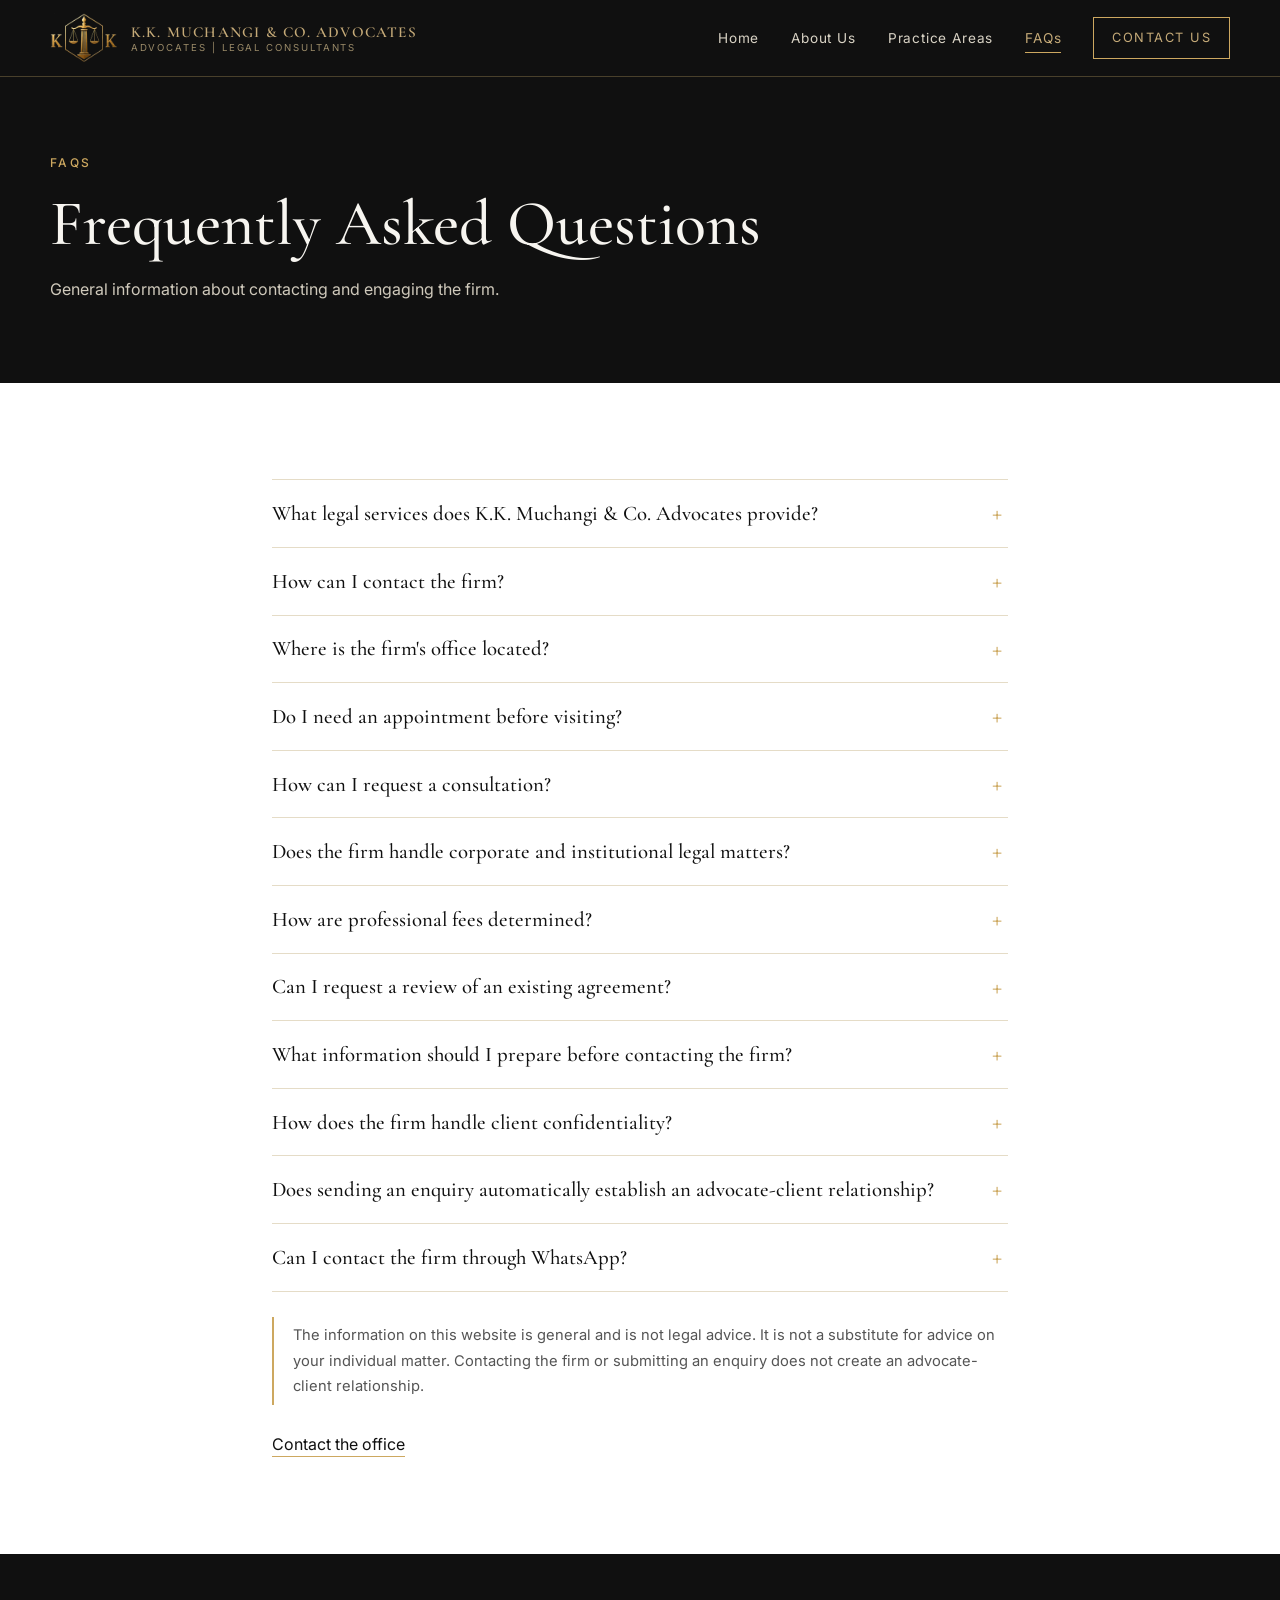
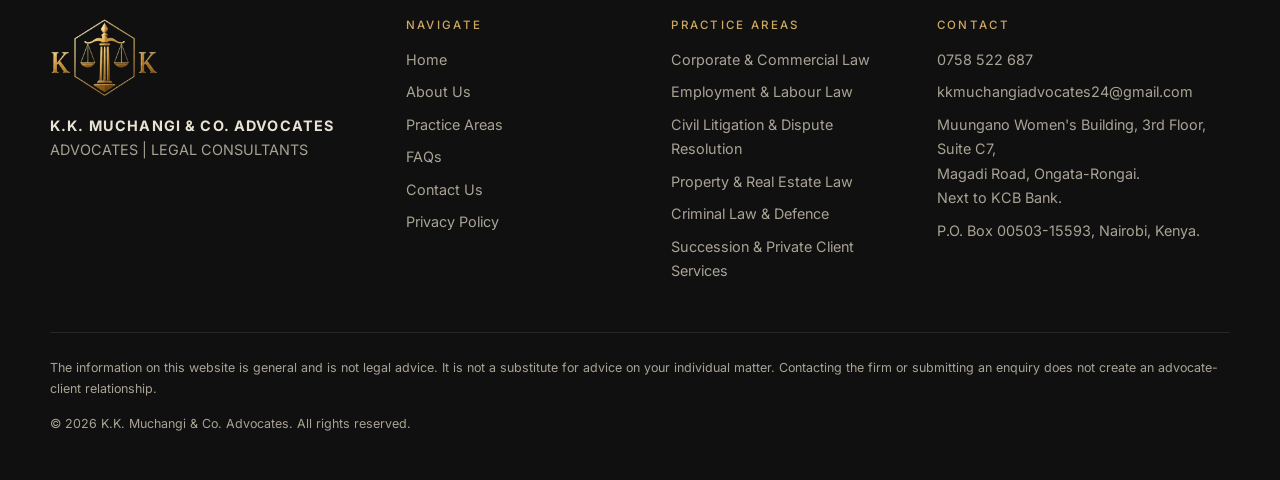
<file: faqs.html>
<!doctype html><html lang="en"><head><meta charset="utf-8"><meta name="viewport" content="width=device-width,initial-scale=1">
<title>FAQs | K.K. Muchangi &amp; Co. Advocates</title><meta name="description" content="Frequently asked questions about contacting K.K. Muchangi &amp; Co. Advocates, consultations, confidentiality and fees.">
<meta property="og:type" content="website"><meta property="og:title" content="FAQs | K.K. Muchangi &amp; Co. Advocates"><meta property="og:description" content="Frequently asked questions about contacting K.K. Muchangi &amp; Co. Advocates, consultations, confidentiality and fees."><meta property="og:image" content="/assets/img/kk-logo.png"><meta name="theme-color" content="#101010">
<link rel="icon" href="assets/img/kk-logo-small.png"><link rel="preconnect" href="https://fonts.googleapis.com"><link rel="preconnect" href="https://fonts.gstatic.com" crossorigin>
<link rel="stylesheet" href="https://fonts.googleapis.com/css2?family=Cormorant+Garamond:wght@500;600&family=Inter:wght@400;500&display=swap">
<link rel="stylesheet" href="assets/css/style.css"><script>document.documentElement.className='js'</script>
<script async src="https://www.googletagmanager.com/gtm.js?id=GTM-MF56L92P"></script>
<script async src="https://googletagmanager.com"></script>
<script>
  window.dataLayer = window.dataLayer || [];
  function gtag(){dataLayer.push(arguments);}
  gtag('js', new Date());

  gtag('config', 'G-CWC6H95YQN');
</script>
</head>
<body>
<a class="skip" href="#main">Skip to content</a>
<header class="site"><div class="wrap bar"><a class="brand" href="index.html" aria-label="K.K. Muchangi & Co. Advocates, home"><img src="assets/img/kk-logo-small.png" alt="K.K. Muchangi & Co. Advocates emblem" width="68" height="50"><span>K.K. Muchangi &amp; Co. Advocates<small>ADVOCATES | LEGAL CONSULTANTS</small></span></a>
<button class="menu" aria-expanded="false" aria-controls="nav">Menu</button><nav id="nav" aria-label="Main"><ul><li><a href="index.html">Home</a></li><li><a href="about.html">About Us</a></li><li><a href="practice-areas.html">Practice Areas</a></li><li><a href="faqs.html" aria-current="page">FAQs</a></li><li><a href="contact.html" class="cta">Contact Us</a></li></ul></nav></div></header>
<main id="main"><div class="page-head"><div class="wrap"><span class="eyebrow">FAQs</span><h1>Frequently Asked Questions</h1><p>General information about contacting and engaging the firm.</p></div></div><section class="white"><div class="wrap prose reveal"><details><summary>What legal services does K.K. Muchangi & Co. Advocates provide?</summary><div class='a'><p>The firm acts in corporate and commercial, employment and labour, civil litigation and dispute resolution, property and real estate, criminal, and succession and private client matters. See the Practice Areas page for details.</p></div></details><details><summary>How can I contact the firm?</summary><div class='a'><p>By telephone on 0758 522 687, by WhatsApp on the same number, by email at kkmuchangiadvocates24@gmail.com, or through the enquiry form on the Contact Us page.</p></div></details><details><summary>Where is the firm's office located?</summary><div class='a'><p>Muungano Women's Building, 3rd Floor, Suite C7, Magadi Road, Ongata-Rongai, next to KCB Bank.</p></div></details><details><summary>Do I need an appointment before visiting?</summary><div class='a'><p>Please contact the office before visiting so that it can confirm whether someone is available to meet you.</p></div></details><details><summary>How can I request a consultation?</summary><div class='a'><p>Contact the office by telephone, WhatsApp or email, or use the enquiry form, and briefly state the general nature of your matter. The office will advise on the next step.</p></div></details><details><summary>Does the firm handle corporate and institutional legal matters?</summary><div class='a'><p>Yes. The firm is available to support businesses, schools, small and medium enterprises, property managers and other institutions. Terms are discussed with each organisation.</p></div></details><details><summary>How are professional fees determined?</summary><div class='a'><p>Fees depend on the nature and scope of the matter and are discussed with the client and agreed with the firm before the firm acts. Please ask the office when you make contact.</p></div></details><details><summary>Can I request a review of an existing agreement?</summary><div class='a'><p>You may ask the office whether it can review an agreement. Please do not send the document until the office has confirmed how it should be shared.</p></div></details><details><summary>What information should I prepare before contacting the firm?</summary><div class='a'><p>A short summary of what the matter is about, who is involved, any deadlines you are aware of, and the best way to reach you. Please do not send confidential documents until asked to.</p></div></details><details><summary>How does the firm handle client confidentiality?</summary><div class='a'><p>Confidentiality is one of the firm's guiding principles, and information given to the firm is treated with discretion in line with the firm's professional obligations. See the Privacy Policy for how personal data from this website is handled.</p></div></details><details><summary>Does sending an enquiry automatically establish an advocate-client relationship?</summary><div class='a'><p>No. An enquiry does not create an advocate-client relationship. Instructions are subject to preliminary checks and formal acceptance by the firm.</p></div></details><details><summary>Can I contact the firm through WhatsApp?</summary><div class='a'><p>Yes, for general enquiries and to arrange contact. Please do not send confidential documents, sensitive personal information or detailed allegations over WhatsApp.</p></div></details><p class="note">The information on this website is general and is not legal advice. It is not a substitute for advice on your individual matter. Contacting the firm or submitting an enquiry does not create an advocate-client relationship.</p><a class="link" href="contact.html">Contact the office</a></div></section></main>
<footer class="site"><div class="wrap"><div class="fgrid">
<div class="fbrand"><img src="assets/img/kk-logo-small.png" alt="K.K. Muchangi & Co. Advocates emblem" width="108" height="80" loading="lazy"><strong style="color:#e9e3d4;letter-spacing:.08em">K.K. MUCHANGI &amp; CO. ADVOCATES</strong><br>ADVOCATES | LEGAL CONSULTANTS</div>
<div><h4>Navigate</h4><ul><li><a href="index.html">Home</a></li><li><a href="about.html">About Us</a></li><li><a href="practice-areas.html">Practice Areas</a></li><li><a href="faqs.html">FAQs</a></li><li><a href="contact.html">Contact Us</a></li><li><a href="privacy.html">Privacy Policy</a></li></ul></div>
<div><h4>Practice Areas</h4><ul><li><a href="practice-areas.html#corporate">Corporate & Commercial Law</a></li><li><a href="practice-areas.html#employment">Employment & Labour Law</a></li><li><a href="practice-areas.html#litigation">Civil Litigation & Dispute Resolution</a></li><li><a href="practice-areas.html#property">Property & Real Estate Law</a></li><li><a href="practice-areas.html#criminal">Criminal Law & Defence</a></li><li><a href="practice-areas.html#succession">Succession & Private Client Services</a></li></ul></div>
<div><h4>Contact</h4><ul><li><a href="tel:+254758522687">0758 522 687</a></li><li><a href="mailto:kkmuchangiadvocates24@gmail.com">kkmuchangiadvocates24@gmail.com</a></li><li>Muungano Women&#x27;s Building, 3rd Floor, Suite C7,<br>Magadi Road, Ongata-Rongai.<br>Next to KCB Bank.</li><li>P.O. Box 00503-15593, Nairobi, Kenya.</li></ul></div></div>
<div class="fbase"><p>The information on this website is general and is not legal advice. It is not a substitute for advice on your individual matter. Contacting the firm or submitting an enquiry does not create an advocate-client relationship.</p><p>&copy; 2026 K.K. Muchangi & Co. Advocates. All rights reserved.</p></div></div></footer>
<script src="assets/js/main.js" defer></script></body></html>
</file>
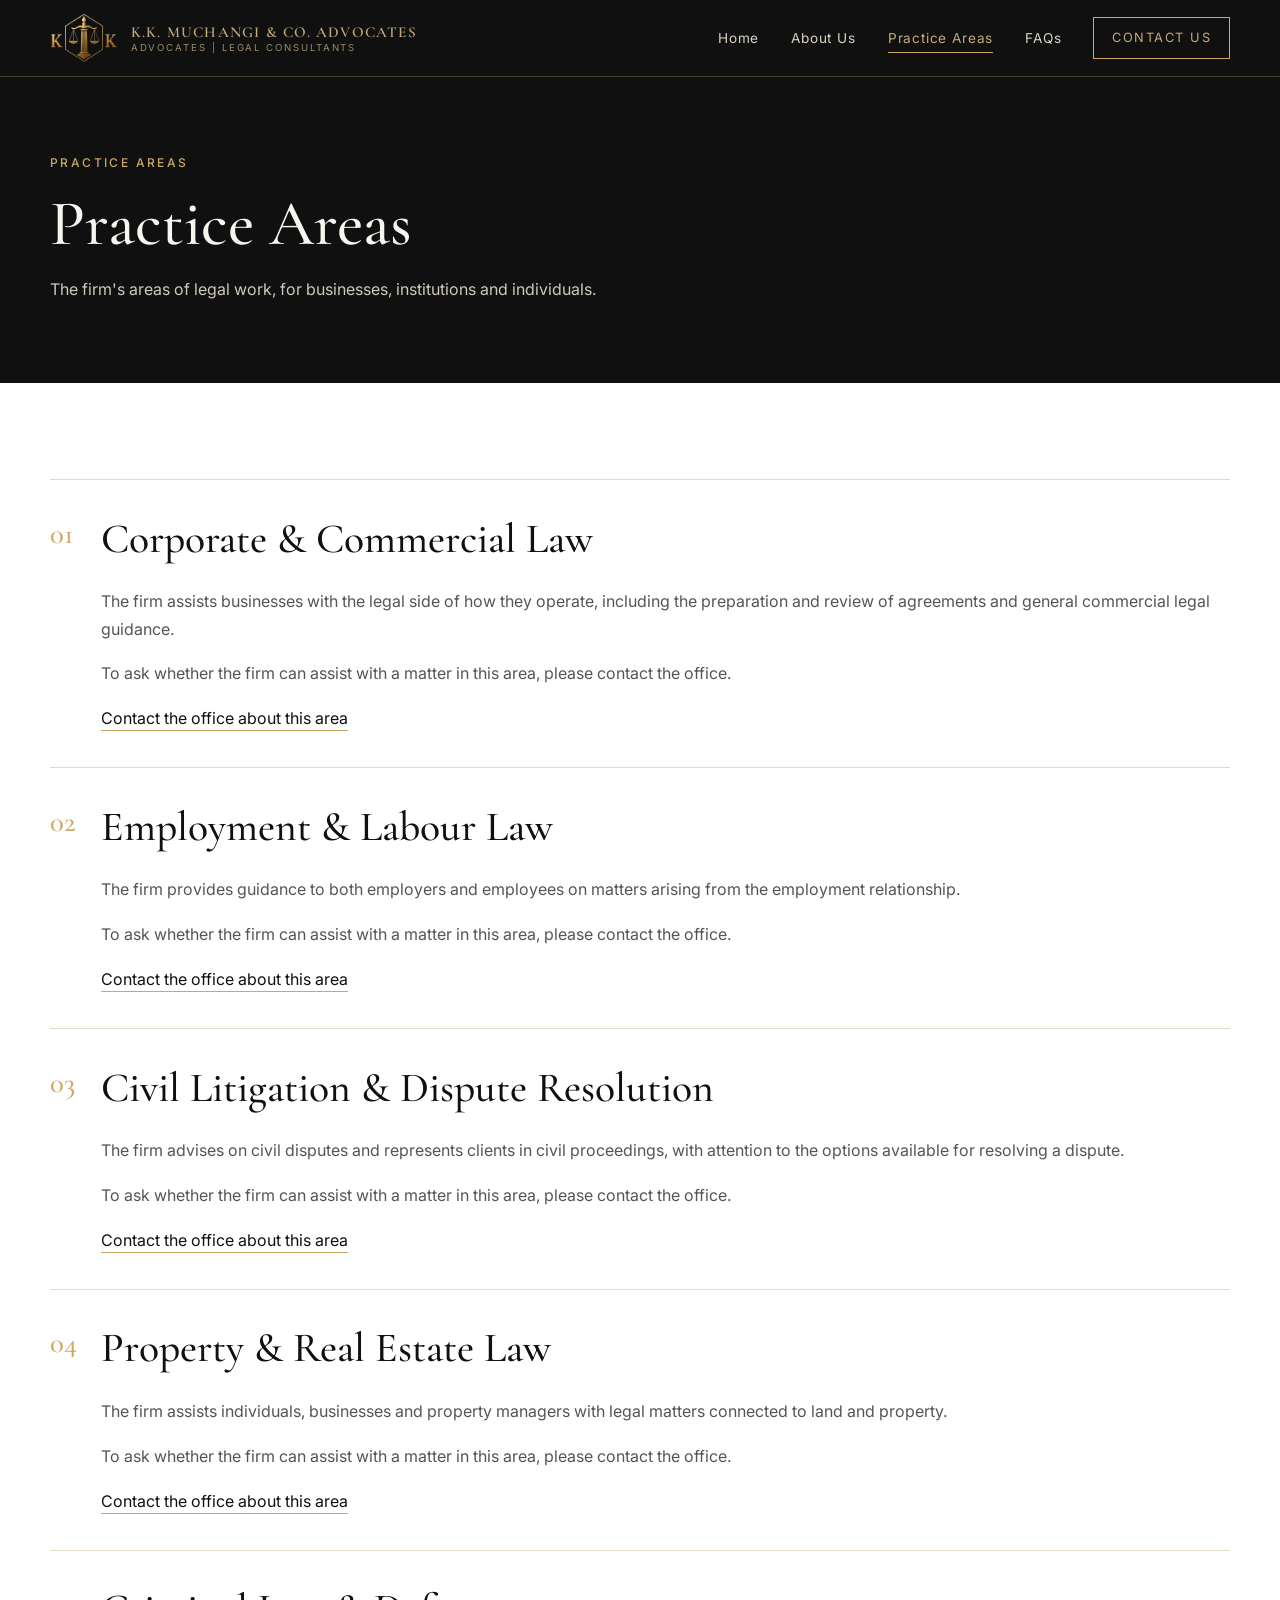
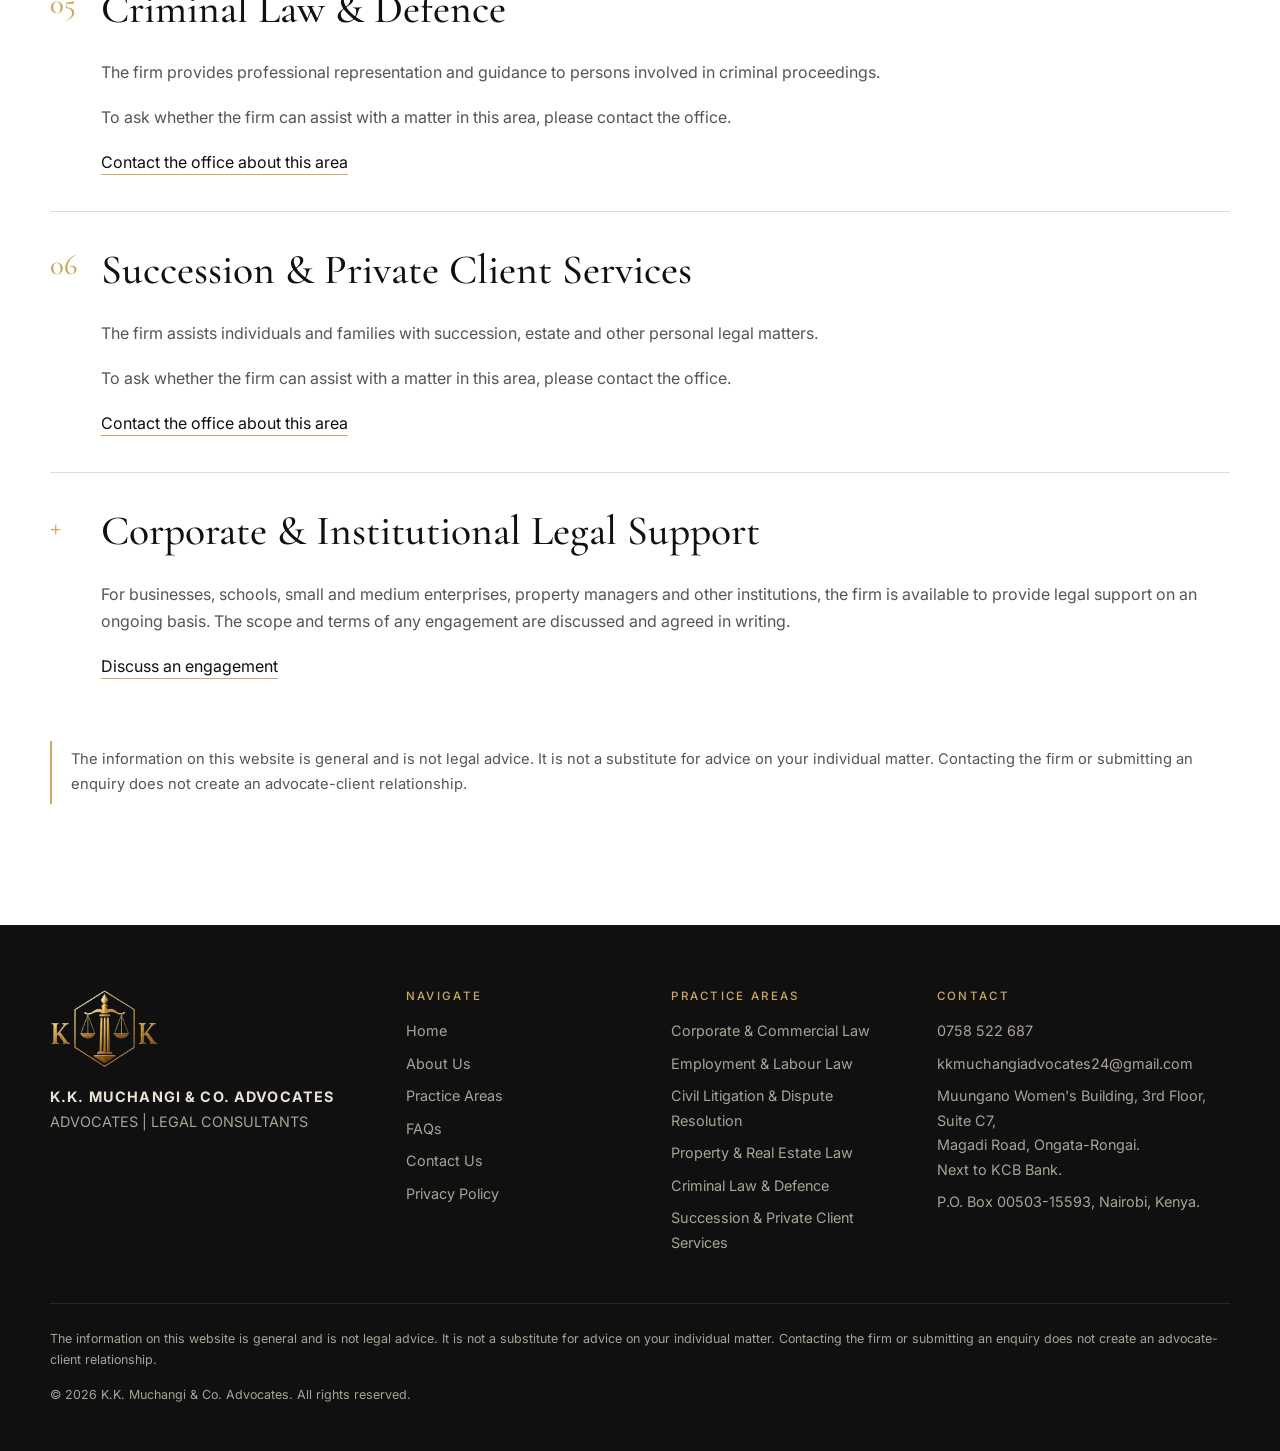
<file: practice-areas.html>
<!doctype html><html lang="en"><head><meta charset="utf-8"><meta name="viewport" content="width=device-width,initial-scale=1">
<title>Practice Areas | K.K. Muchangi &amp; Co. Advocates</title><meta name="description" content="Practice areas of K.K. Muchangi &amp; Co. Advocates: corporate, employment, litigation, property, criminal and succession matters.">
<meta property="og:type" content="website"><meta property="og:title" content="Practice Areas | K.K. Muchangi &amp; Co. Advocates"><meta property="og:description" content="Practice areas of K.K. Muchangi &amp; Co. Advocates: corporate, employment, litigation, property, criminal and succession matters."><meta property="og:image" content="/assets/img/kk-logo.png"><meta name="theme-color" content="#101010">
<link rel="icon" href="assets/img/kk-logo-small.png"><link rel="preconnect" href="https://fonts.googleapis.com"><link rel="preconnect" href="https://fonts.gstatic.com" crossorigin>
<link rel="stylesheet" href="https://fonts.googleapis.com/css2?family=Cormorant+Garamond:wght@500;600&family=Inter:wght@400;500&display=swap">
<link rel="stylesheet" href="assets/css/style.css"><script>document.documentElement.className='js'</script>
<script async src="https://googletagmanager.com"></script>
<script>
  window.dataLayer = window.dataLayer || [];
  function gtag(){dataLayer.push(arguments);}
  gtag('js', new Date());

  gtag('config', 'G-CWC6H95YQN');
</script>
</head>
<body>
<a class="skip" href="#main">Skip to content</a>
<header class="site"><div class="wrap bar"><a class="brand" href="index.html" aria-label="K.K. Muchangi & Co. Advocates, home"><img src="assets/img/kk-logo-small.png" alt="K.K. Muchangi & Co. Advocates emblem" width="68" height="50"><span>K.K. Muchangi &amp; Co. Advocates<small>ADVOCATES | LEGAL CONSULTANTS</small></span></a>
<button class="menu" aria-expanded="false" aria-controls="nav">Menu</button><nav id="nav" aria-label="Main"><ul><li><a href="index.html">Home</a></li><li><a href="about.html">About Us</a></li><li><a href="practice-areas.html" aria-current="page">Practice Areas</a></li><li><a href="faqs.html">FAQs</a></li><li><a href="contact.html" class="cta">Contact Us</a></li></ul></nav></div></header>
<main id="main"><div class="page-head"><div class="wrap"><span class="eyebrow">Practice Areas</span><h1>Practice Areas</h1><p>The firm's areas of legal work, for businesses, institutions and individuals.</p></div></div><section class="white"><div class="wrap"><div class="area-block reveal" id="corporate"><span class="n">01</span><div><h2>Corporate & Commercial Law</h2><p>The firm assists businesses with the legal side of how they operate, including the preparation and review of agreements and general commercial legal guidance.</p><p>To ask whether the firm can assist with a matter in this area, please contact the office.</p><a class="link" href="contact.html">Contact the office about this area</a></div></div><div class="area-block reveal" id="employment"><span class="n">02</span><div><h2>Employment & Labour Law</h2><p>The firm provides guidance to both employers and employees on matters arising from the employment relationship.</p><p>To ask whether the firm can assist with a matter in this area, please contact the office.</p><a class="link" href="contact.html">Contact the office about this area</a></div></div><div class="area-block reveal" id="litigation"><span class="n">03</span><div><h2>Civil Litigation & Dispute Resolution</h2><p>The firm advises on civil disputes and represents clients in civil proceedings, with attention to the options available for resolving a dispute.</p><p>To ask whether the firm can assist with a matter in this area, please contact the office.</p><a class="link" href="contact.html">Contact the office about this area</a></div></div><div class="area-block reveal" id="property"><span class="n">04</span><div><h2>Property & Real Estate Law</h2><p>The firm assists individuals, businesses and property managers with legal matters connected to land and property.</p><p>To ask whether the firm can assist with a matter in this area, please contact the office.</p><a class="link" href="contact.html">Contact the office about this area</a></div></div><div class="area-block reveal" id="criminal"><span class="n">05</span><div><h2>Criminal Law & Defence</h2><p>The firm provides professional representation and guidance to persons involved in criminal proceedings.</p><p>To ask whether the firm can assist with a matter in this area, please contact the office.</p><a class="link" href="contact.html">Contact the office about this area</a></div></div><div class="area-block reveal" id="succession"><span class="n">06</span><div><h2>Succession & Private Client Services</h2><p>The firm assists individuals and families with succession, estate and other personal legal matters.</p><p>To ask whether the firm can assist with a matter in this area, please contact the office.</p><a class="link" href="contact.html">Contact the office about this area</a></div></div>
<div class="area-block reveal" id="institutional"><span class="n">+</span><div><h2>Corporate &amp; Institutional Legal Support</h2><p>For businesses, schools, small and medium enterprises, property managers and other institutions, the firm is available to provide legal support on an ongoing basis. The scope and terms of any engagement are discussed and agreed in writing.</p><a class="link" href="contact.html">Discuss an engagement</a></div></div>
<p class="note reveal">The information on this website is general and is not legal advice. It is not a substitute for advice on your individual matter. Contacting the firm or submitting an enquiry does not create an advocate-client relationship.</p></div></section></main>
<footer class="site"><div class="wrap"><div class="fgrid">
<div class="fbrand"><img src="assets/img/kk-logo-small.png" alt="K.K. Muchangi & Co. Advocates emblem" width="108" height="80" loading="lazy"><strong style="color:#e9e3d4;letter-spacing:.08em">K.K. MUCHANGI &amp; CO. ADVOCATES</strong><br>ADVOCATES | LEGAL CONSULTANTS</div>
<div><h4>Navigate</h4><ul><li><a href="index.html">Home</a></li><li><a href="about.html">About Us</a></li><li><a href="practice-areas.html">Practice Areas</a></li><li><a href="faqs.html">FAQs</a></li><li><a href="contact.html">Contact Us</a></li><li><a href="privacy.html">Privacy Policy</a></li></ul></div>
<div><h4>Practice Areas</h4><ul><li><a href="practice-areas.html#corporate">Corporate & Commercial Law</a></li><li><a href="practice-areas.html#employment">Employment & Labour Law</a></li><li><a href="practice-areas.html#litigation">Civil Litigation & Dispute Resolution</a></li><li><a href="practice-areas.html#property">Property & Real Estate Law</a></li><li><a href="practice-areas.html#criminal">Criminal Law & Defence</a></li><li><a href="practice-areas.html#succession">Succession & Private Client Services</a></li></ul></div>
<div><h4>Contact</h4><ul><li><a href="tel:+254758522687">0758 522 687</a></li><li><a href="mailto:kkmuchangiadvocates24@gmail.com">kkmuchangiadvocates24@gmail.com</a></li><li>Muungano Women&#x27;s Building, 3rd Floor, Suite C7,<br>Magadi Road, Ongata-Rongai.<br>Next to KCB Bank.</li><li>P.O. Box 00503-15593, Nairobi, Kenya.</li></ul></div></div>
<div class="fbase"><p>The information on this website is general and is not legal advice. It is not a substitute for advice on your individual matter. Contacting the firm or submitting an enquiry does not create an advocate-client relationship.</p><p>&copy; 2026 K.K. Muchangi & Co. Advocates. All rights reserved.</p></div></div></footer>
<script src="assets/js/main.js" defer></script></body></html>
</file>
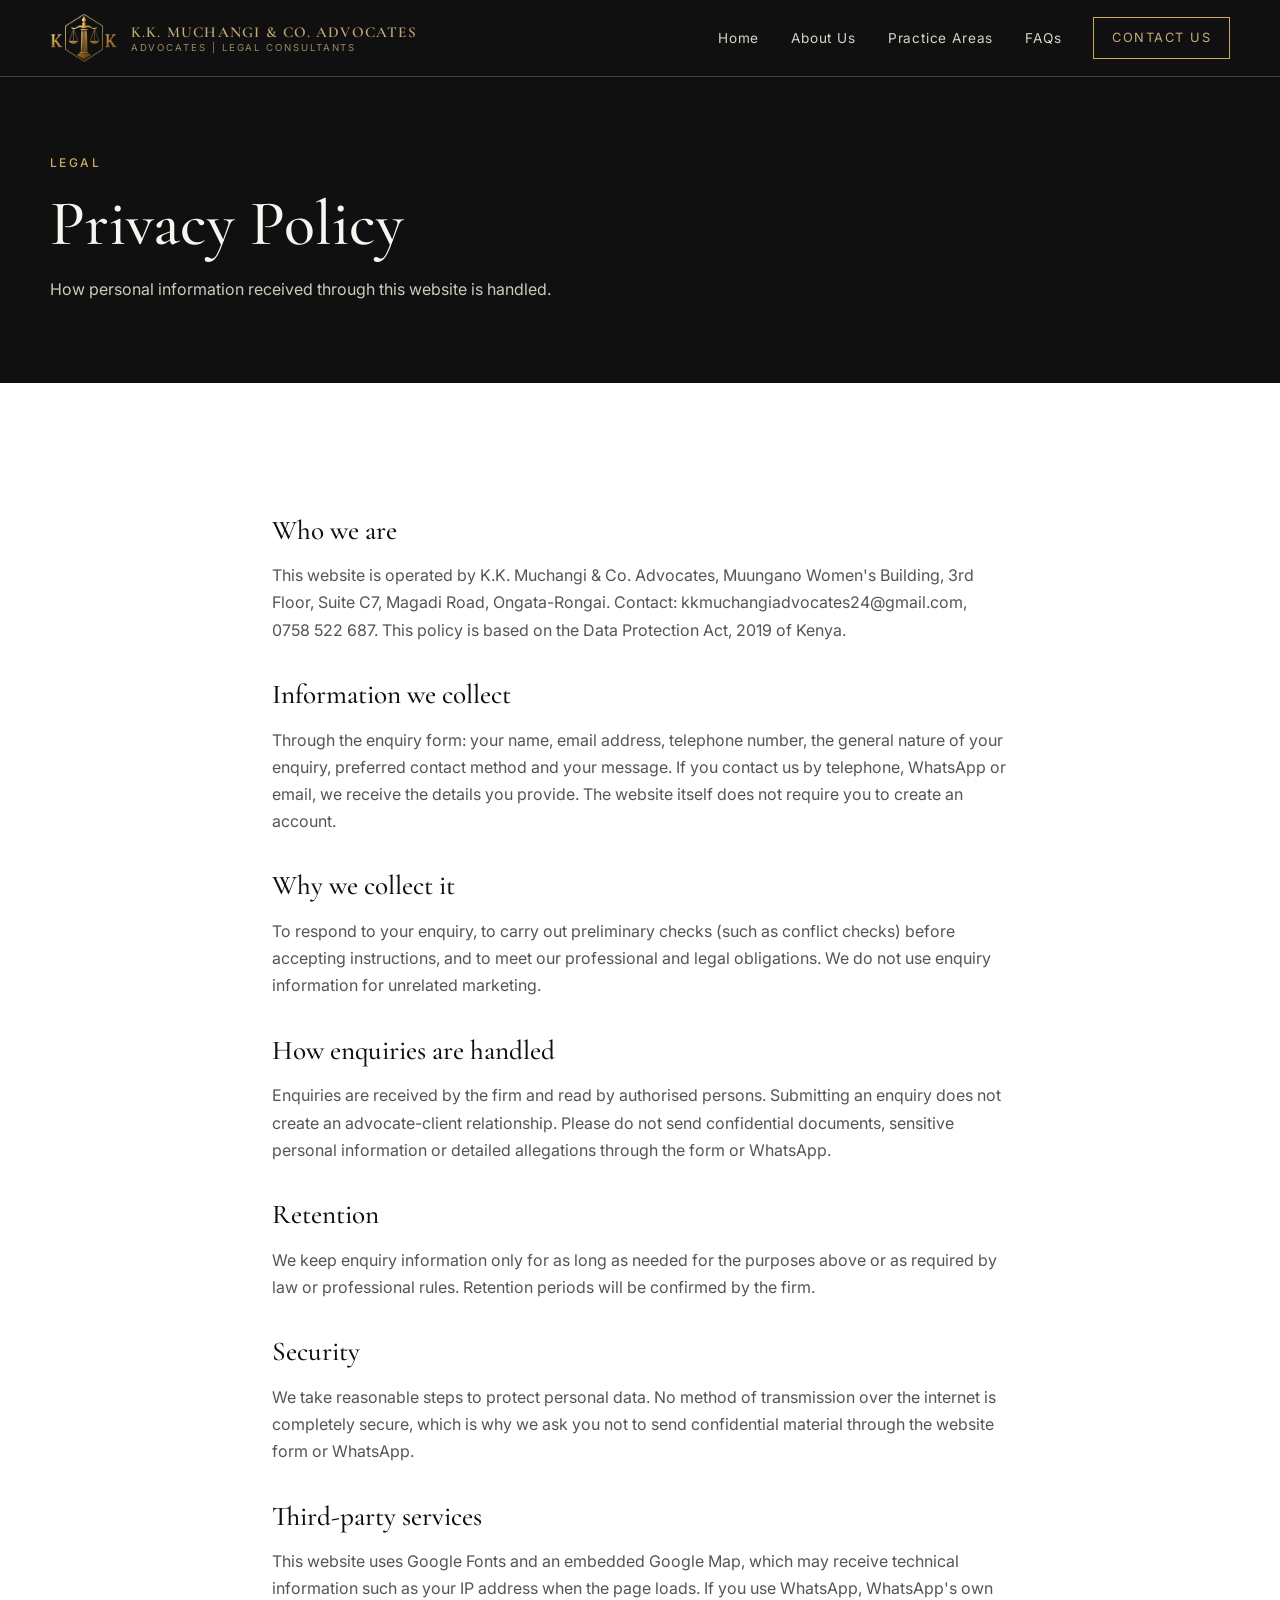
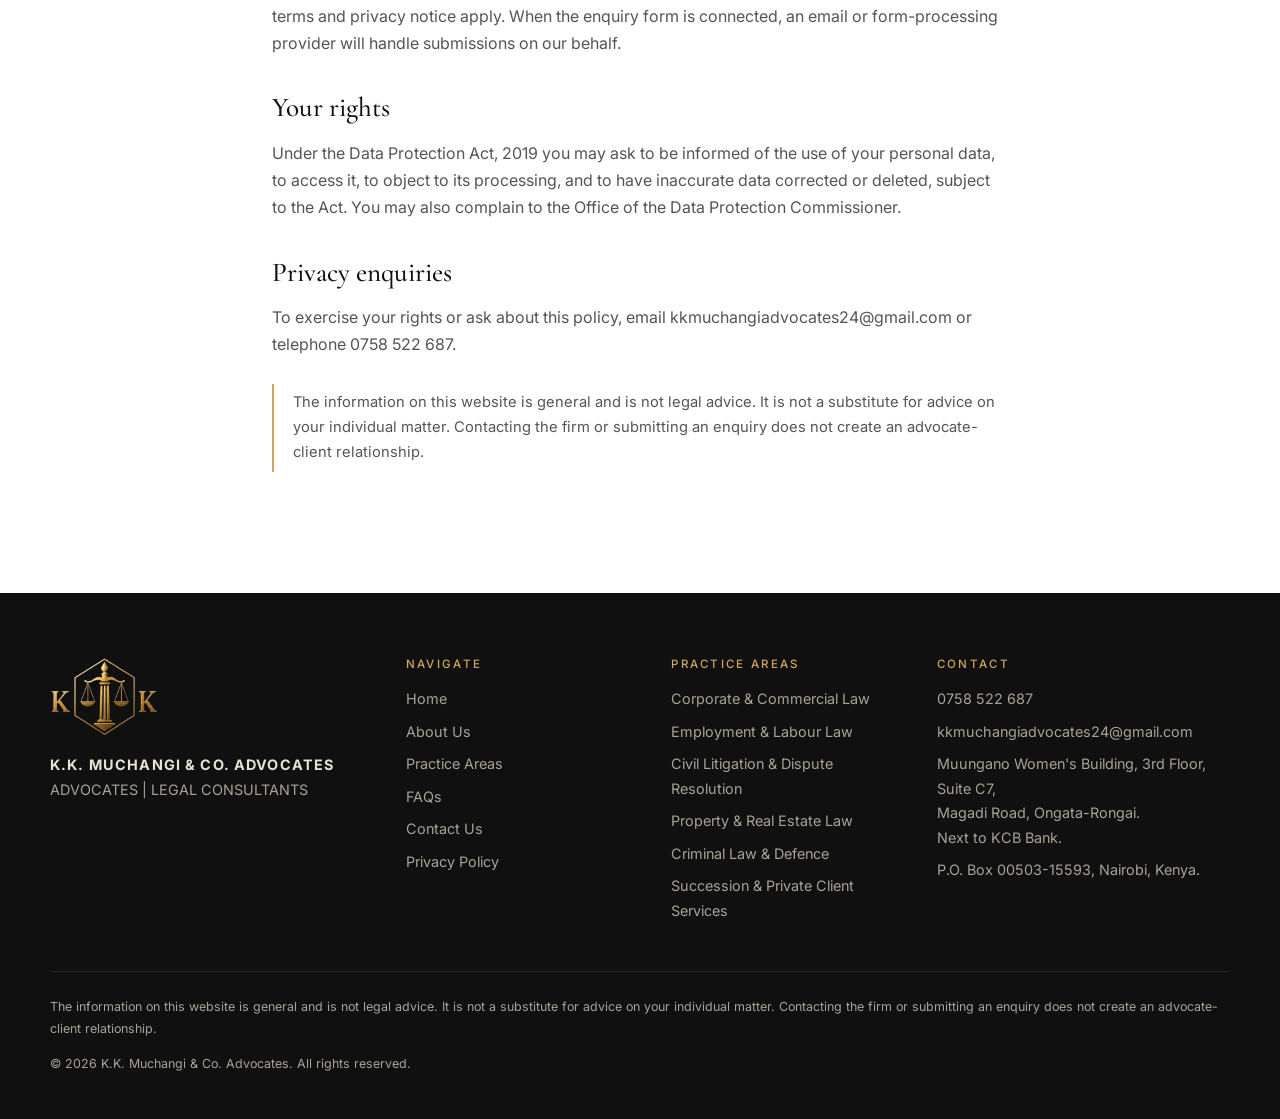
<file: privacy.html>
<!doctype html><html lang="en"><head><meta charset="utf-8"><meta name="viewport" content="width=device-width,initial-scale=1">
<title>Privacy Policy | K.K. Muchangi &amp; Co. Advocates</title><meta name="description" content="How K.K. Muchangi &amp; Co. Advocates collects, uses and protects personal information received through this website.">
<meta property="og:type" content="website"><meta property="og:title" content="Privacy Policy | K.K. Muchangi &amp; Co. Advocates"><meta property="og:description" content="How K.K. Muchangi &amp; Co. Advocates collects, uses and protects personal information received through this website."><meta property="og:image" content="/assets/img/kk-logo.png"><meta name="theme-color" content="#101010">
<link rel="icon" href="assets/img/kk-logo-small.png"><link rel="preconnect" href="https://fonts.googleapis.com"><link rel="preconnect" href="https://fonts.gstatic.com" crossorigin>
<link rel="stylesheet" href="https://fonts.googleapis.com/css2?family=Cormorant+Garamond:wght@500;600&family=Inter:wght@400;500&display=swap">
<link rel="stylesheet" href="assets/css/style.css"><script>document.documentElement.className='js'</script>
<script async src="https://googletagmanager.com"></script>
<script>
  window.dataLayer = window.dataLayer || [];
  function gtag(){dataLayer.push(arguments);}
  gtag('js', new Date());

  gtag('config', 'G-CWC6H95YQN');
</script>
</head>
<body>
<a class="skip" href="#main">Skip to content</a>
<header class="site"><div class="wrap bar"><a class="brand" href="index.html" aria-label="K.K. Muchangi & Co. Advocates, home"><img src="assets/img/kk-logo-small.png" alt="K.K. Muchangi & Co. Advocates emblem" width="68" height="50"><span>K.K. Muchangi &amp; Co. Advocates<small>ADVOCATES | LEGAL CONSULTANTS</small></span></a>
<button class="menu" aria-expanded="false" aria-controls="nav">Menu</button><nav id="nav" aria-label="Main"><ul><li><a href="index.html">Home</a></li><li><a href="about.html">About Us</a></li><li><a href="practice-areas.html">Practice Areas</a></li><li><a href="faqs.html">FAQs</a></li><li><a href="contact.html" class="cta">Contact Us</a></li></ul></nav></div></header>
<main id="main"><div class="page-head"><div class="wrap"><span class="eyebrow">Legal</span><h1>Privacy Policy</h1><p>How personal information received through this website is handled.</p></div></div><section class="white"><div class="wrap prose"><h2>Who we are</h2><p>This website is operated by K.K. Muchangi & Co. Advocates, Muungano Women's Building, 3rd Floor, Suite C7, Magadi Road, Ongata-Rongai. Contact: kkmuchangiadvocates24@gmail.com, 0758 522 687. This policy is based on the Data Protection Act, 2019 of Kenya.</p><h2>Information we collect</h2><p>Through the enquiry form: your name, email address, telephone number, the general nature of your enquiry, preferred contact method and your message. If you contact us by telephone, WhatsApp or email, we receive the details you provide. The website itself does not require you to create an account.</p><h2>Why we collect it</h2><p>To respond to your enquiry, to carry out preliminary checks (such as conflict checks) before accepting instructions, and to meet our professional and legal obligations. We do not use enquiry information for unrelated marketing.</p><h2>How enquiries are handled</h2><p>Enquiries are received by the firm and read by authorised persons. Submitting an enquiry does not create an advocate-client relationship. Please do not send confidential documents, sensitive personal information or detailed allegations through the form or WhatsApp.</p><h2>Retention</h2><p>We keep enquiry information only for as long as needed for the purposes above or as required by law or professional rules. Retention periods will be confirmed by the firm.</p><h2>Security</h2><p>We take reasonable steps to protect personal data. No method of transmission over the internet is completely secure, which is why we ask you not to send confidential material through the website form or WhatsApp.</p><h2>Third-party services</h2><p>This website uses Google Fonts and an embedded Google Map, which may receive technical information such as your IP address when the page loads. If you use WhatsApp, WhatsApp's own terms and privacy notice apply. When the enquiry form is connected, an email or form-processing provider will handle submissions on our behalf.</p><h2>Your rights</h2><p>Under the Data Protection Act, 2019 you may ask to be informed of the use of your personal data, to access it, to object to its processing, and to have inaccurate data corrected or deleted, subject to the Act. You may also complain to the Office of the Data Protection Commissioner.</p><h2>Privacy enquiries</h2><p>To exercise your rights or ask about this policy, email kkmuchangiadvocates24@gmail.com or telephone 0758 522 687.</p><p class="note">The information on this website is general and is not legal advice. It is not a substitute for advice on your individual matter. Contacting the firm or submitting an enquiry does not create an advocate-client relationship.</p></div></section></main>
<footer class="site"><div class="wrap"><div class="fgrid">
<div class="fbrand"><img src="assets/img/kk-logo-small.png" alt="K.K. Muchangi & Co. Advocates emblem" width="108" height="80" loading="lazy"><strong style="color:#e9e3d4;letter-spacing:.08em">K.K. MUCHANGI &amp; CO. ADVOCATES</strong><br>ADVOCATES | LEGAL CONSULTANTS</div>
<div><h4>Navigate</h4><ul><li><a href="index.html">Home</a></li><li><a href="about.html">About Us</a></li><li><a href="practice-areas.html">Practice Areas</a></li><li><a href="faqs.html">FAQs</a></li><li><a href="contact.html">Contact Us</a></li><li><a href="privacy.html">Privacy Policy</a></li></ul></div>
<div><h4>Practice Areas</h4><ul><li><a href="practice-areas.html#corporate">Corporate & Commercial Law</a></li><li><a href="practice-areas.html#employment">Employment & Labour Law</a></li><li><a href="practice-areas.html#litigation">Civil Litigation & Dispute Resolution</a></li><li><a href="practice-areas.html#property">Property & Real Estate Law</a></li><li><a href="practice-areas.html#criminal">Criminal Law & Defence</a></li><li><a href="practice-areas.html#succession">Succession & Private Client Services</a></li></ul></div>
<div><h4>Contact</h4><ul><li><a href="tel:+254758522687">0758 522 687</a></li><li><a href="mailto:kkmuchangiadvocates24@gmail.com">kkmuchangiadvocates24@gmail.com</a></li><li>Muungano Women&#x27;s Building, 3rd Floor, Suite C7,<br>Magadi Road, Ongata-Rongai.<br>Next to KCB Bank.</li><li>P.O. Box 00503-15593, Nairobi, Kenya.</li></ul></div></div>
<div class="fbase"><p>The information on this website is general and is not legal advice. It is not a substitute for advice on your individual matter. Contacting the firm or submitting an enquiry does not create an advocate-client relationship.</p><p>&copy; 2026 K.K. Muchangi & Co. Advocates. All rights reserved.</p></div></div></footer>
<script src="assets/js/main.js" defer></script></body></html>
</file>
<file: assets/css/style.css>
:root{--black:#101010;--char:#191919;--gold:#CDA860;--gold2:#C5AA78;--ivory:#F7F5F0;--white:#fff;--text:#555;--line:rgba(182,154,96,.35);--serif:'Cormorant Garamond',Georgia,'Times New Roman',serif;--sans:Inter,system-ui,-apple-system,'Segoe UI',Arial,sans-serif}
@view-transition{navigation:auto}
::view-transition-old(root),::view-transition-new(root){animation-duration:.22s}
*{box-sizing:border-box}html{scroll-behavior:smooth;scroll-padding-top:90px}
body{margin:0;font:400 1rem/1.7 var(--sans);color:var(--text);background:var(--ivory);-webkit-font-smoothing:antialiased}
img{max-width:100%;height:auto;display:block}a{color:inherit}
h1,h2,h3{font-family:var(--serif);color:var(--black);line-height:1.15;margin:0 0 .6em;font-weight:500}
h1{font-size:clamp(2.3rem,5.2vw,4rem)}h2{font-size:clamp(1.8rem,3.4vw,2.6rem)}h3{font-size:1.4rem}
p{margin:0 0 1.1em}.wrap{width:min(1180px,100% - 2.5rem);margin-inline:auto}
.skip{position:absolute;left:-999px;top:0;background:var(--gold);color:#000;padding:.6rem 1rem;z-index:99}.skip:focus{left:0}
:focus-visible{outline:2px solid var(--gold);outline-offset:3px}
.eyebrow{font:500 .75rem/1 var(--sans);letter-spacing:.2em;text-transform:uppercase;color:var(--gold);margin-bottom:1.1rem;display:block}
/* header */
header.site{background:var(--black);position:sticky;top:0;z-index:50;border-bottom:1px solid var(--line)}
.bar{display:flex;align-items:center;justify-content:space-between;min-height:76px;gap:1rem}
.brand{display:flex;align-items:center;gap:.8rem;text-decoration:none;color:var(--gold2)}
.brand img{height:50px;width:auto}.brand span{font:600 .95rem/1.2 var(--serif);letter-spacing:.08em;text-transform:uppercase}.brand small{display:block;font:400 .6rem var(--sans);letter-spacing:.2em;color:#9a8a68}
nav ul{list-style:none;display:flex;gap:2rem;margin:0;padding:0;align-items:center}
nav a{color:#d9d3c5;text-decoration:none;font-size:.85rem;letter-spacing:.06em;position:relative;padding:.4rem 0}
nav a:not(.cta)::after{content:"";position:absolute;left:0;bottom:0;height:1px;width:100%;background:var(--gold);transform:scaleX(0);transform-origin:left;transition:transform .3s}
nav a:not(.cta):hover::after,nav a[aria-current]::after{transform:scaleX(1)}nav a[aria-current]{color:var(--gold2)}
.cta,.btn{display:inline-block;border:1px solid var(--gold);color:var(--gold2);padding:.8rem 1.6rem;text-decoration:none;font-size:.8rem;letter-spacing:.12em;text-transform:uppercase;transition:background .25s,color .25s}
.cta{padding:.55rem 1.1rem}.cta:hover,.btn:hover,nav a.cta[aria-current]{background:var(--gold);color:#101010}
.btn.solid{background:var(--gold);color:#101010}.btn.solid:hover{background:var(--gold2)}
.menu{display:none;background:none;border:1px solid var(--line);color:var(--gold2);padding:.55rem .8rem;font:inherit;font-size:.8rem;letter-spacing:.1em;cursor:pointer}
@media(max-width:900px){.menu{display:block}nav{display:none;position:absolute;left:0;right:0;top:100%;background:var(--black);border-bottom:1px solid var(--line);padding:1rem 1.25rem 1.5rem}nav.open{display:block}nav ul{flex-direction:column;align-items:stretch;gap:0}nav a{display:block;padding:.95rem 0;border-bottom:1px solid #222}.cta{margin-top:1rem;text-align:center}.brand span{font-size:.8rem}.brand img{height:42px}}
/* hero */
.hero{background:var(--black);color:#cfc9bb;padding:clamp(3.5rem,9vw,7rem) 0}
.hero .wrap{display:grid;grid-template-columns:1.25fr .75fr;gap:3rem;align-items:center}
.hero h1{color:var(--ivory)}.hero .lead{font-size:1.1rem;max-width:34rem;margin-bottom:2rem}
.hero .desig{letter-spacing:.25em;font-size:.75rem;color:var(--gold);margin-bottom:1.5rem}
.hero img{width:min(380px,100%);margin-inline:auto}.actions{display:flex;flex-wrap:wrap;gap:1rem}
.hero .btn:not(.solid){color:var(--ivory);border-color:#555}.hero .btn:not(.solid):hover{background:var(--ivory);color:#101010}
@media(max-width:800px){.hero .wrap{grid-template-columns:1fr}.hero img{width:200px;order:-1;margin:0 0 1rem}}
/* sections */
section{padding:clamp(3.5rem,8vw,6rem) 0}.dark{background:var(--char);color:#cfc9bb}.dark h2,.dark h3{color:var(--ivory)}.white{background:#fff}
.split{display:grid;grid-template-columns:1fr 1.4fr;gap:clamp(2rem,6vw,5rem);align-items:start}@media(max-width:800px){.split{grid-template-columns:1fr}}
.rule{width:56px;height:1px;background:var(--gold);margin:1.4rem 0}
.link{color:var(--black);text-decoration:none;border-bottom:1px solid var(--gold);padding-bottom:2px}.dark .link{color:var(--gold2)}
.areas{list-style:none;margin:2rem 0 0;padding:0;display:grid;grid-template-columns:1fr 1fr;column-gap:4rem}@media(max-width:800px){.areas{grid-template-columns:1fr}}
.areas li{border-top:1px solid var(--line);padding:1.6rem 0;display:grid;grid-template-columns:3.2rem 1fr}
.areas .n{font:500 1.5rem var(--serif);color:var(--gold)}.areas h3{margin-bottom:.3em}.areas p{margin:0 0 .6em;font-size:.95rem}
.principles{display:grid;grid-template-columns:repeat(5,1fr);gap:0;margin-top:2.5rem}@media(max-width:900px){.principles{grid-template-columns:1fr 1fr}}@media(max-width:520px){.principles{grid-template-columns:1fr}}
.principles div{padding:1.4rem 1.2rem 1.4rem 0;border-top:1px solid var(--line)}.principles h3{font-size:1.3rem;color:var(--gold2)}.principles p{font-size:.9rem;margin:0}
.page-head{background:var(--black);color:#cfc9bb;padding:clamp(3rem,7vw,5rem) 0}.page-head h1{color:var(--ivory);margin:0}.page-head p{max-width:40rem;margin:1rem 0 0}
.prose{max-width:46rem}.prose h2{margin-top:2.2rem;font-size:1.7rem}.prose ul{padding-left:1.2rem}
.profile{border:1px solid var(--line);padding:2rem;background:#fff}.profile h3{margin:0}.profile .role{color:var(--gold);letter-spacing:.1em;font-size:.8rem;text-transform:uppercase}
.area-block{display:grid;grid-template-columns:3.2rem 1fr;border-top:1px solid var(--line);padding:2.2rem 0}.area-block .n{font:500 1.8rem var(--serif);color:var(--gold)}@media(max-width:520px){.area-block{grid-template-columns:1fr}}
.note{border-left:2px solid var(--gold);padding:.4rem 0 .4rem 1.2rem;font-size:.92rem;margin:1.6rem 0}
/* faq */
:root{interpolate-size:allow-keywords}
details{border-top:1px solid var(--line)}details:last-of-type{border-bottom:1px solid var(--line)}
summary{cursor:pointer;list-style:none;padding:1.3rem 2.5rem 1.3rem 0;font:500 1.3rem var(--serif);color:var(--black);position:relative}summary::-webkit-details-marker{display:none}
summary::after{content:"+";position:absolute;right:.4rem;top:1rem;color:var(--gold);font-size:1.6rem;transition:transform .3s}details[open] summary::after{transform:rotate(45deg)}
details::details-content{block-size:0;overflow:hidden;opacity:0;transition:block-size .35s,opacity .35s,content-visibility .35s allow-discrete}details[open]::details-content{block-size:auto;opacity:1}
details .a{padding:0 2.5rem 1.4rem 0;max-width:46rem}
/* contact */
.contact-grid{display:grid;grid-template-columns:1fr 1.2fr;gap:clamp(2rem,5vw,4rem)}@media(max-width:850px){.contact-grid{grid-template-columns:1fr}}
.details dt{font:500 .72rem var(--sans);letter-spacing:.18em;text-transform:uppercase;color:var(--gold);margin-top:1.4rem}.details dd{margin:.25rem 0 0}.details a{text-decoration:none;border-bottom:1px solid var(--line)}
.channels{display:flex;flex-wrap:wrap;gap:.8rem;margin-top:1.6rem}.channels .btn{color:var(--black);padding:.65rem 1.1rem}
form label{display:block;font-size:.85rem;margin:1.1rem 0 .35rem;color:var(--black)}
input,select,textarea{width:100%;font:inherit;padding:.8rem .9rem;border:1px solid #cfc9bb;background:#fff;border-radius:0;color:#222}
input:focus,select:focus,textarea:focus{border-color:var(--gold)}textarea{min-height:150px}
.err{color:#9b2c2c;font-size:.82rem;min-height:1.1em;margin-top:.25rem}[aria-invalid=true]{border-color:#9b2c2c}
.status{margin-top:1rem;padding:.9rem 1rem;border:1px solid var(--line);background:#fff;display:none}.status.show{display:block}
.hp{position:absolute;left:-9999px}.map{border:0;width:100%;height:380px;filter:grayscale(.3)}
/* footer */
footer.site{background:var(--black);color:#a9a395;padding:4rem 0 2rem;font-size:.9rem}
.fgrid{display:grid;grid-template-columns:1.4fr 1fr 1fr 1.3fr;gap:2.5rem}@media(max-width:900px){.fgrid{grid-template-columns:1fr 1fr}}@media(max-width:520px){.fgrid{grid-template-columns:1fr}}
footer h4{font:500 .72rem var(--sans);letter-spacing:.2em;text-transform:uppercase;color:var(--gold);margin:0 0 1rem}
footer ul{list-style:none;margin:0;padding:0}footer li{margin-bottom:.5rem}footer a{text-decoration:none}footer a:hover{color:var(--gold2)}
.fbrand img{height:80px;width:auto;margin-bottom:1rem}.fbase{border-top:1px solid #262626;margin-top:2.5rem;padding-top:1.5rem;font-size:.78rem}
/* reveal */
.js .reveal{opacity:0;transform:translateY(14px);transition:opacity .7s ease,transform .7s ease}.js .reveal.in{opacity:1;transform:none}
@media(prefers-reduced-motion:reduce){*{transition:none!important;animation:none!important;scroll-behavior:auto!important}.js .reveal{opacity:1;transform:none}::view-transition-group(*),::view-transition-old(*),::view-transition-new(*){animation:none!important}}
.dark .channels .btn{color:var(--ivory);border-color:#666}.dark .channels .btn:hover{background:var(--gold);color:#101010;border-color:var(--gold)}
/* ---- Phones and small tablets: 16px text, 44px tap targets (desktop above 900px unchanged) ---- */
html{-webkit-text-size-adjust:100%;text-size-adjust:100%}
@media(max-width:900px){
body{overflow-wrap:break-word}
iframe,video,svg{max-width:100%}
nav{max-height:calc(100vh - 76px);max-height:calc(100dvh - 76px);overflow-y:auto}
nav a{font-size:1rem}nav a.cta{display:flex;align-items:center;justify-content:center;min-height:48px}
.menu{font-size:1rem;min-height:44px;min-width:44px}
.btn,.cta{font-size:1rem;letter-spacing:.08em;min-height:44px;display:inline-flex;align-items:center;justify-content:center;max-width:100%;text-align:center}
.actions .btn{width:100%}.channels .btn{flex:1 1 auto}
.eyebrow,.details dt{font-size:.8rem}
.areas p,.principles p,.note,.err,form label,.fbase,footer.site,.fbrand{font-size:1rem}
.areas li{grid-template-columns:2.6rem 1fr}
footer li{margin-bottom:0}footer li a{display:inline-block;padding:.65rem 0}
.link,.details a,.note a{position:relative}
.link::before,.details a::before{content:"";position:absolute;inset:-12px -4px}
.note a{display:inline-block;padding:.5rem 0}
label:has(#consent){min-height:44px;align-items:center}#consent{width:24px!important;height:24px;margin:0!important;flex:none}
.map{height:300px}
.details dd,footer a{overflow-wrap:anywhere}
}
@media(max-width:520px){.brand small{display:none}h1{font-size:clamp(2rem,9vw,2.6rem)}.profile{padding:1.4rem}}
@media(max-width:900px){.brand{min-height:44px}footer li a{min-width:44px}.profile .role{font-size:1rem}}
@media(max-width:900px){footer h4,.details dt{font-size:1rem;letter-spacing:.12em}}
@media(max-width:900px){.menu{white-space:nowrap;flex:none;letter-spacing:.06em;padding:.55rem .9rem}.brand{min-width:0}}
</file>
